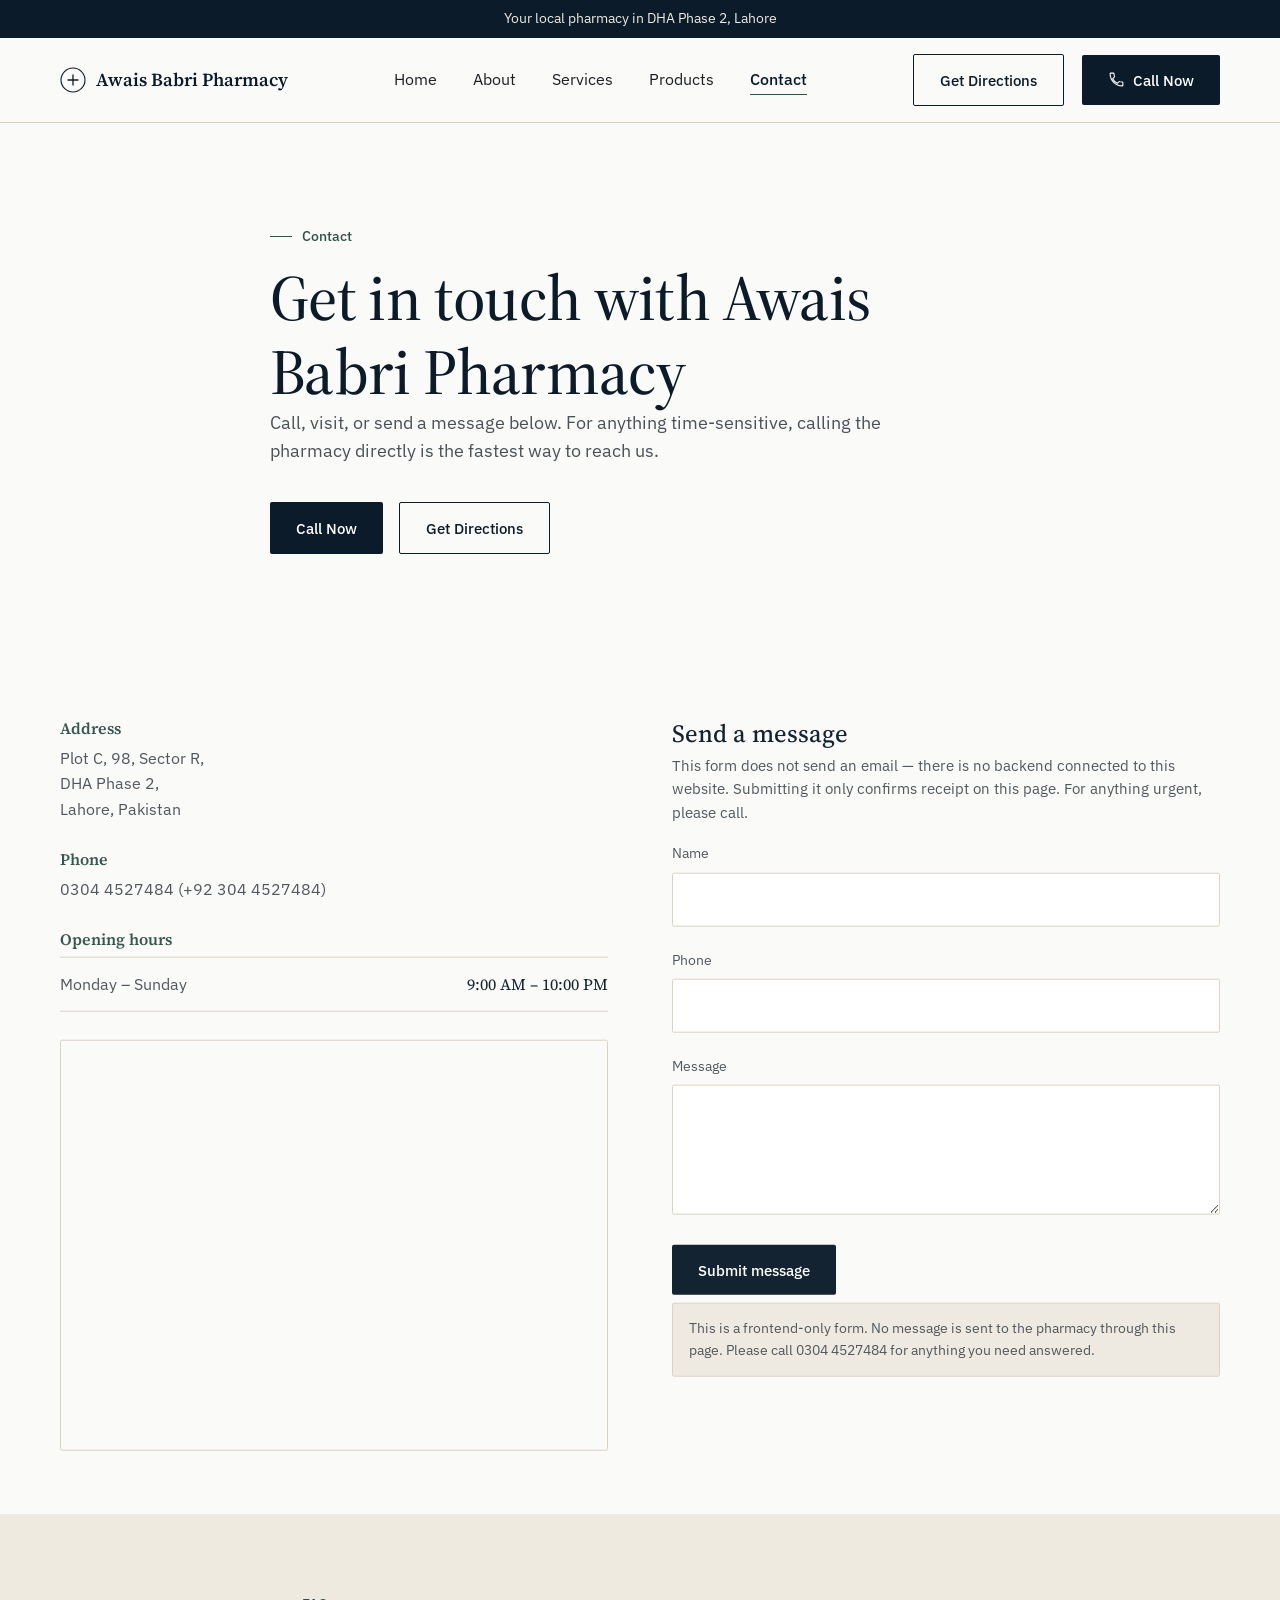
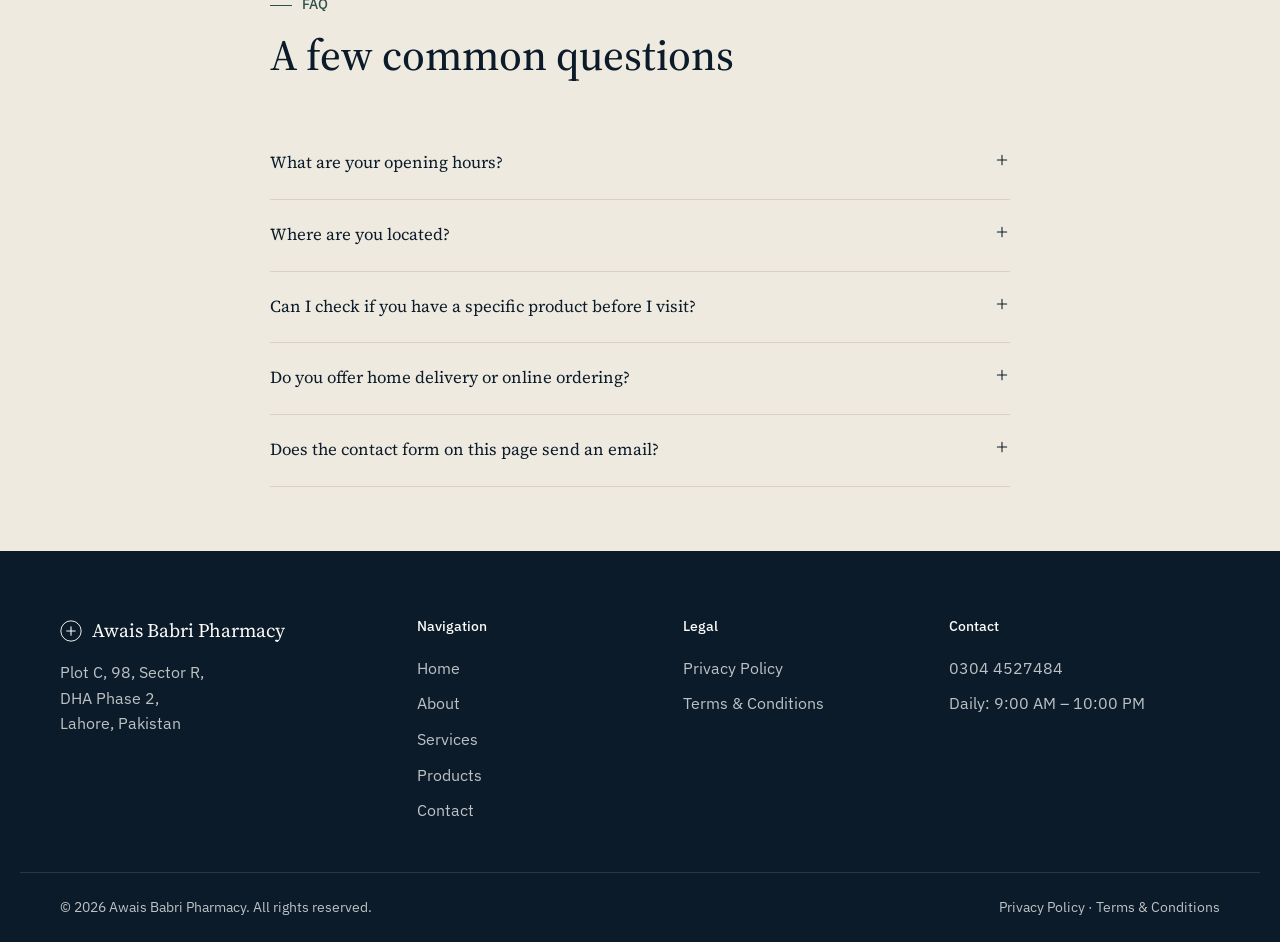
<file: contact.html>
<!DOCTYPE html>
<html lang="en">
<head>
<meta charset="UTF-8">
<meta name="viewport" content="width=device-width, initial-scale=1.0">
<title>Contact Awais Babri Pharmacy | DHA Phase 2, Lahore</title>
<meta name="description" content="Contact Awais Babri Pharmacy at 0304 4527484 or visit us at Plot C, 98, Sector R, DHA Phase 2, Lahore. Open daily from 9 AM to 10 PM.">
<link rel="canonical" href="https://www.awaisbabripharmacy.example/contact.html">
<meta property="og:title" content="Contact Awais Babri Pharmacy">
<meta property="og:description" content="Call 0304 4527484 or visit Awais Babri Pharmacy at Sector R, DHA Phase 2, Lahore.">
<meta property="og:type" content="website">
<meta property="og:url" content="https://www.awaisbabripharmacy.example/contact.html">
<meta property="og:image" content="https://images.unsplash.com/photo-1587854692152-cbe660dbde88?q=80&w=1200&auto=format&fit=crop">
<meta name="twitter:card" content="summary_large_image">
<meta name="twitter:title" content="Contact Awais Babri Pharmacy">
<meta name="twitter:description" content="Call 0304 4527484 or visit Awais Babri Pharmacy at Sector R, DHA Phase 2, Lahore.">
<meta name="twitter:image" content="https://images.unsplash.com/photo-1587854692152-cbe660dbde88?q=80&w=1200&auto=format&fit=crop">
<link rel="icon" href="data:image/svg+xml,<svg xmlns=%22http://www.w3.org/2000/svg%22 viewBox=%220 0 24 24%22><circle cx=%2212%22 cy=%2212%22 r=%2211%22 fill=%22%2310263A%22/><path d=%22M12 7v10M7 12h10%22 stroke=%22%23FAFAF8%22 stroke-width=%221.6%22 stroke-linecap=%22round%22/></svg>">
<link rel="preconnect" href="https://fonts.googleapis.com">
<link rel="preconnect" href="https://fonts.gstatic.com" crossorigin>
<link href="https://fonts.googleapis.com/css2?family=Source+Serif+4:opsz,wght@8..60,400;8..60,500;8..60,600&family=IBM+Plex+Sans:wght@400;500;600&display=swap" rel="stylesheet">
<link rel="stylesheet" href="style.css">
</head>
<body>
<a class="skip-link" href="#main">Skip to content</a>
<div class="top-bar">Your local pharmacy in DHA Phase 2, Lahore</div>

<header class="site-header">
  <div class="container header-inner">
    <a href="index.html" class="brand" aria-label="Awais Babri Pharmacy — home">
      <svg width="26" height="26" viewBox="0 0 26 26" fill="none" aria-hidden="true"><circle cx="13" cy="13" r="12" stroke="currentColor" stroke-width="1.1"/><path d="M13 8v10M8 13h10" stroke="currentColor" stroke-width="1.3" stroke-linecap="round"/></svg>
      <strong>Awais Babri Pharmacy</strong>
    </a>
    <nav class="main-nav" aria-label="Primary">
      <ul>
        <li><a href="index.html">Home</a></li>
        <li><a href="about.html">About</a></li>
        <li><a href="services.html">Services</a></li>
        <li><a href="products.html">Products</a></li>
        <li><a href="contact.html" aria-current="page">Contact</a></li>
      </ul>
    </nav>
    <div class="header-actions">
      <a href="https://www.google.com/maps/search/?api=1&query=Plot+C%2C+98%2C+Sector+R%2C+DHA+Phase+2%2C+Lahore%2C+Pakistan" class="btn btn-outline" target="_blank" rel="noopener">Get Directions</a>
      <a href="tel:+923044527484" class="btn btn-primary">
        <svg width="16" height="16" viewBox="0 0 24 24" fill="none" aria-hidden="true"><path d="M6.6 10.8c1.4 2.8 3.8 5.2 6.6 6.6l2.2-2.2c.3-.3.7-.4 1-.2 1.1.4 2.3.6 3.6.6.6 0 1 .4 1 1V20c0 .6-.4 1-1 1C10.6 21 3 13.4 3 4c0-.6.4-1 1-1h3.5c.6 0 1 .4 1 1 0 1.3.2 2.5.6 3.6.1.4 0 .8-.2 1L6.6 10.8Z" stroke="currentColor" stroke-width="1.5" stroke-linejoin="round"/></svg>
        Call Now
      </a>
      <button class="hamburger" type="button" data-menu-toggle aria-expanded="false" aria-controls="mobile-menu" aria-label="Open menu">
        <span class="bar"></span>
      </button>
    </div>
  </div>
</header>

<div class="mobile-menu" id="mobile-menu" data-mobile-menu aria-hidden="true">
  <div class="mobile-menu-inner">
    <div class="mobile-menu-top">
      <span class="brand" style="color:var(--ivory)">Awais Babri Pharmacy</span>
      <button class="mobile-menu-close" type="button" data-menu-close aria-label="Close menu">
        <svg width="18" height="18" viewBox="0 0 24 24" fill="none" aria-hidden="true"><path d="M6 6l12 12M18 6 6 18" stroke="currentColor" stroke-width="1.6" stroke-linecap="round"/></svg>
      </button>
    </div>
    <nav aria-label="Mobile">
      <ul class="mobile-nav-list">
        <li><a href="index.html">Home</a></li>
        <li><a href="about.html">About</a></li>
        <li><a href="services.html">Services</a></li>
        <li><a href="products.html">Products</a></li>
        <li><a href="contact.html">Contact</a></li>
      </ul>
    </nav>
    <div class="mobile-menu-footer">
      <a href="tel:+923044527484" class="btn btn-primary">Call 0304 4527484</a>
      <p>Plot C, 98, Sector R, DHA Phase 2, Lahore &middot; Daily 9 AM – 10 PM</p>
    </div>
  </div>
</div>

<main id="main">

  <section class="hero" data-hero>
    <div class="container" style="max-width:820px">
      <p class="eyebrow" data-reveal>Contact</p>
      <h1 data-reveal>Get in touch with Awais Babri Pharmacy</h1>
      <p class="lede" data-reveal>Call, visit, or send a message below. For anything time-sensitive, calling the pharmacy directly is the fastest way to reach us.</p>
      <div class="hero-actions" data-reveal>
        <a href="tel:+923044527484" class="btn btn-primary">Call Now</a>
        <a href="https://www.google.com/maps/search/?api=1&query=Plot+C%2C+98%2C+Sector+R%2C+DHA+Phase+2%2C+Lahore%2C+Pakistan" class="btn btn-outline" target="_blank" rel="noopener">Get Directions</a>
      </div>
    </div>
  </section>

  <section class="tight">
    <div class="container contact-grid">
      <div data-reveal-scroll>
        <div class="info-block">
          <h3>Address</h3>
          <address>Plot C, 98, Sector R,<br>DHA Phase 2,<br>Lahore, Pakistan</address>
        </div>
        <div class="info-block">
          <h3>Phone</h3>
          <p><a href="tel:+923044527484">0304 4527484</a> (+92 304 4527484)</p>
        </div>
        <div class="info-block">
          <h3>Opening hours</h3>
          <div class="hours-table"><div><span>Monday – Sunday</span><span>9:00 AM – 10:00 PM</span></div></div>
        </div>
        <div class="map-frame" style="margin-top:24px">
          <iframe src="https://www.google.com/maps?q=Plot+C%2C+98%2C+Sector+R%2C+DHA+Phase+2%2C+Lahore%2C+Pakistan&output=embed" title="Map showing Awais Babri Pharmacy location" loading="lazy" referrerpolicy="no-referrer-when-downgrade"></iframe>
        </div>
      </div>

      <div data-reveal-scroll>
        <h3 style="margin-bottom:6px">Send a message</h3>
        <p style="color:var(--charcoal-soft);font-size:0.92rem;margin-bottom:18px">This form does not send an email — there is no backend connected to this website. Submitting it only confirms receipt on this page. For anything urgent, please call.</p>
        <form data-contact-form novalidate>
          <div class="form-field">
            <label for="contact-name">Name</label>
            <input type="text" id="contact-name" name="name" autocomplete="name" required>
          </div>
          <div class="form-field">
            <label for="contact-phone">Phone</label>
            <input type="tel" id="contact-phone" name="phone" autocomplete="tel" required>
          </div>
          <div class="form-field">
            <label for="contact-message">Message</label>
            <textarea id="contact-message" name="message"></textarea>
          </div>
          <button type="submit" class="btn btn-primary">Submit message</button>
          <p class="form-note">This is a frontend-only form. No message is sent to the pharmacy through this page. Please call 0304 4527484 for anything you need answered.</p>
          <p class="form-success">Thank you — this was received on this page only. Please call 0304 4527484 if you need a response.</p>
        </form>
      </div>
    </div>
  </section>

  <section class="band-sand tight" aria-label="Frequently asked questions">
    <div class="container" style="max-width:820px">
      <div class="section-head">
        <p class="eyebrow">FAQ</p>
        <h2>A few common questions</h2>
      </div>
      <div>
        <div class="faq-item" data-faq-item data-open="false">
          <button class="faq-q" aria-expanded="false">
            <span>What are your opening hours?</span>
            <span class="plus"><svg width="16" height="16" viewBox="0 0 24 24" fill="none" aria-hidden="true"><path d="M12 5v14M5 12h14" stroke="currentColor" stroke-width="1.6" stroke-linecap="round"/></svg></span>
          </button>
          <div class="faq-a"><p>Awais Babri Pharmacy is open daily from 9:00 AM to 10:00 PM.</p></div>
        </div>
        <div class="faq-item" data-faq-item data-open="false">
          <button class="faq-q" aria-expanded="false">
            <span>Where are you located?</span>
            <span class="plus"><svg width="16" height="16" viewBox="0 0 24 24" fill="none" aria-hidden="true"><path d="M12 5v14M5 12h14" stroke="currentColor" stroke-width="1.6" stroke-linecap="round"/></svg></span>
          </button>
          <div class="faq-a"><p>We're located at Plot C, 98, Sector R, DHA Phase 2, Lahore, Pakistan.</p></div>
        </div>
        <div class="faq-item" data-faq-item data-open="false">
          <button class="faq-q" aria-expanded="false">
            <span>Can I check if you have a specific product before I visit?</span>
            <span class="plus"><svg width="16" height="16" viewBox="0 0 24 24" fill="none" aria-hidden="true"><path d="M12 5v14M5 12h14" stroke="currentColor" stroke-width="1.6" stroke-linecap="round"/></svg></span>
          </button>
          <div class="faq-a"><p>Yes — call 0304 4527484 and our staff can let you know about current availability.</p></div>
        </div>
        <div class="faq-item" data-faq-item data-open="false">
          <button class="faq-q" aria-expanded="false">
            <span>Do you offer home delivery or online ordering?</span>
            <span class="plus"><svg width="16" height="16" viewBox="0 0 24 24" fill="none" aria-hidden="true"><path d="M12 5v14M5 12h14" stroke="currentColor" stroke-width="1.6" stroke-linecap="round"/></svg></span>
          </button>
          <div class="faq-a"><p>This isn't confirmed on this website. Please call the pharmacy directly to ask about delivery or ordering options.</p></div>
        </div>
        <div class="faq-item" data-faq-item data-open="false">
          <button class="faq-q" aria-expanded="false">
            <span>Does the contact form on this page send an email?</span>
            <span class="plus"><svg width="16" height="16" viewBox="0 0 24 24" fill="none" aria-hidden="true"><path d="M12 5v14M5 12h14" stroke="currentColor" stroke-width="1.6" stroke-linecap="round"/></svg></span>
          </button>
          <div class="faq-a"><p>No. This site has no backend, so the form does not send a message anywhere. Please call 0304 4527484 for anything you need a response to.</p></div>
        </div>
      </div>
    </div>
  </section>

</main>

<footer class="site-footer">
  <div class="container footer-top">
    <div>
      <div class="footer-brand">
        <svg width="22" height="22" viewBox="0 0 26 26" fill="none" aria-hidden="true"><circle cx="13" cy="13" r="12" stroke="currentColor" stroke-width="1.1"/><path d="M13 8v10M8 13h10" stroke="currentColor" stroke-width="1.3" stroke-linecap="round"/></svg>
        Awais Babri Pharmacy
      </div>
      <address>Plot C, 98, Sector R,<br>DHA Phase 2,<br>Lahore, Pakistan</address>
    </div>
    <div class="footer-col">
      <h4>Navigation</h4>
      <ul>
        <li><a href="index.html">Home</a></li>
        <li><a href="about.html">About</a></li>
        <li><a href="services.html">Services</a></li>
        <li><a href="products.html">Products</a></li>
        <li><a href="contact.html">Contact</a></li>
      </ul>
    </div>
    <div class="footer-col">
      <h4>Legal</h4>
      <ul>
        <li><a href="privacy-policy.html">Privacy Policy</a></li>
        <li><a href="terms.html">Terms &amp; Conditions</a></li>
      </ul>
    </div>
    <div class="footer-col">
      <h4>Contact</h4>
      <ul>
        <li><a href="tel:+923044527484">0304 4527484</a></li>
        <li>Daily: 9:00 AM – 10:00 PM</li>
      </ul>
    </div>
  </div>
  <div class="container footer-bottom">
    <span>© <span data-year>2026</span> Awais Babri Pharmacy. All rights reserved.</span>
    <span><a href="privacy-policy.html">Privacy Policy</a> · <a href="terms.html">Terms &amp; Conditions</a></span>
  </div>
</footer>

<script src="https://cdnjs.cloudflare.com/ajax/libs/gsap/3.12.5/gsap.min.js" defer></script>
<script src="animations.js" defer></script>
<script src="main.js" defer></script>
</body>
</html>
</file>
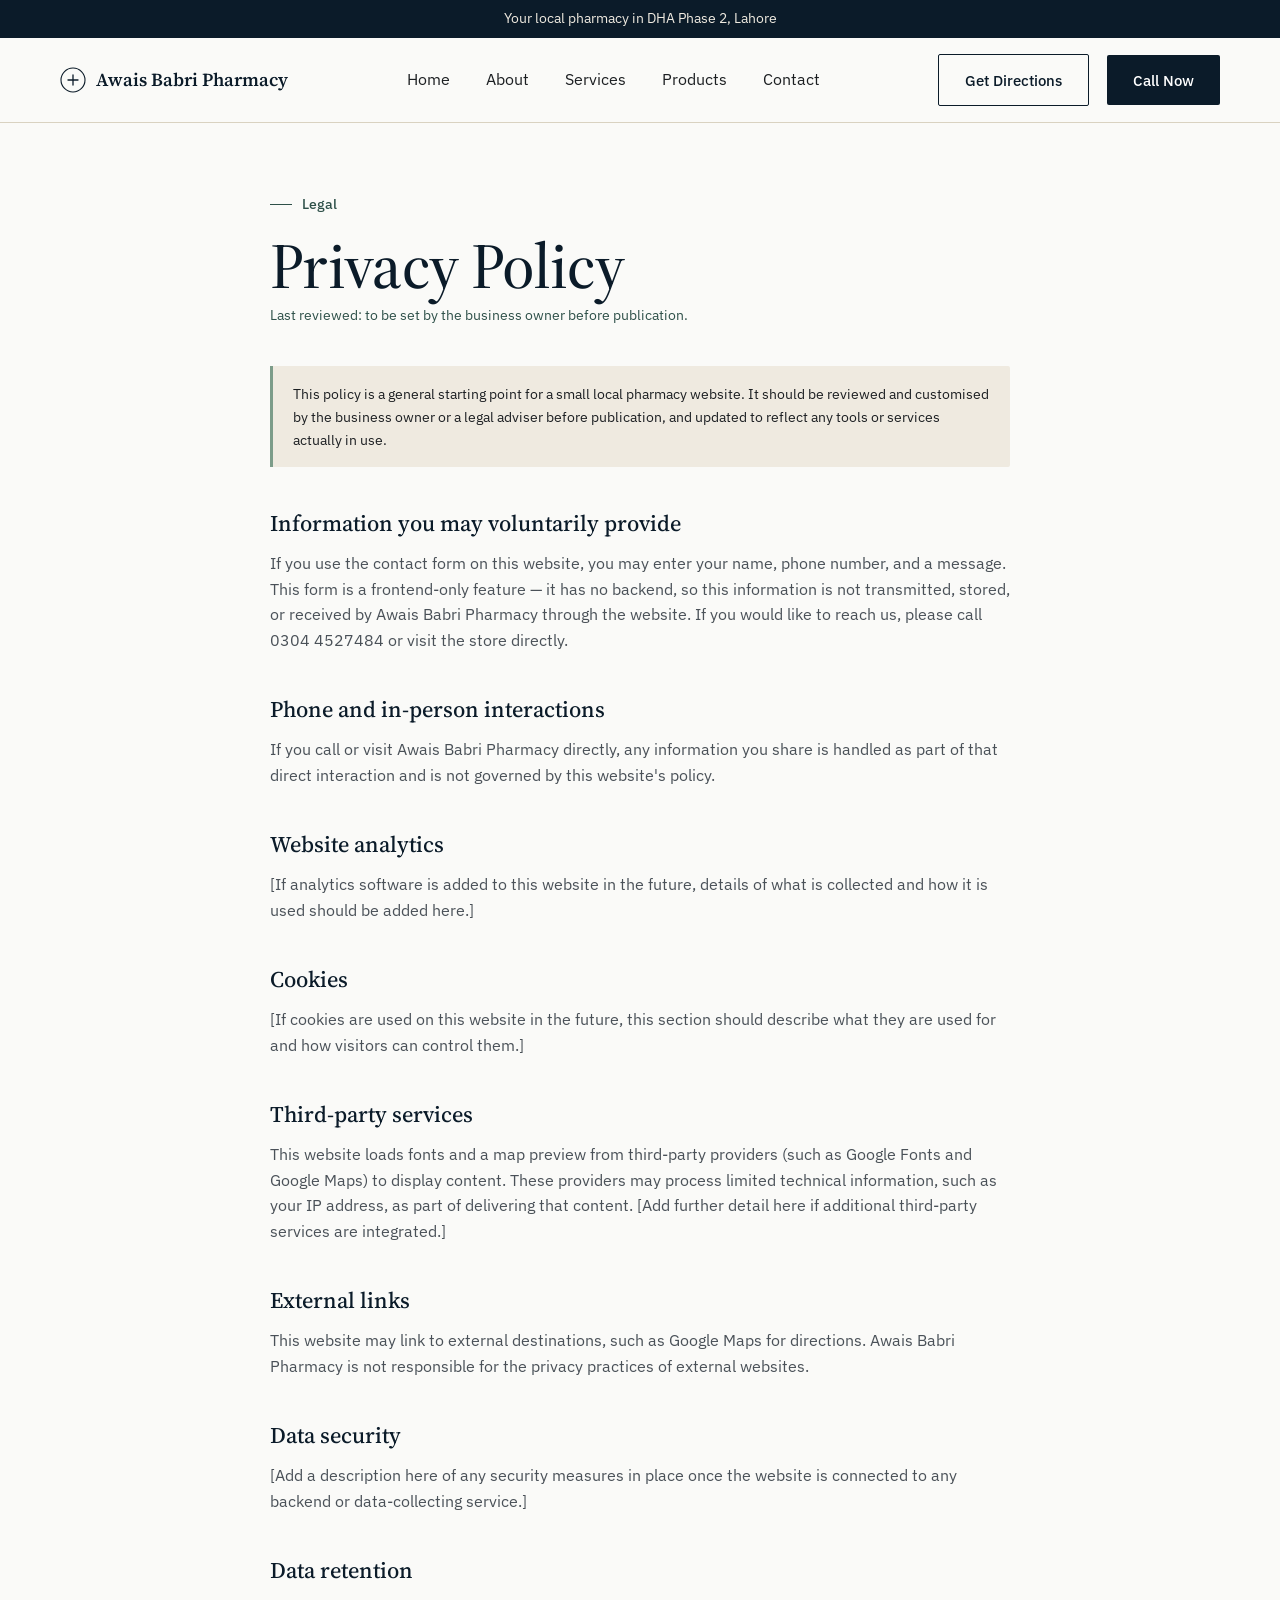
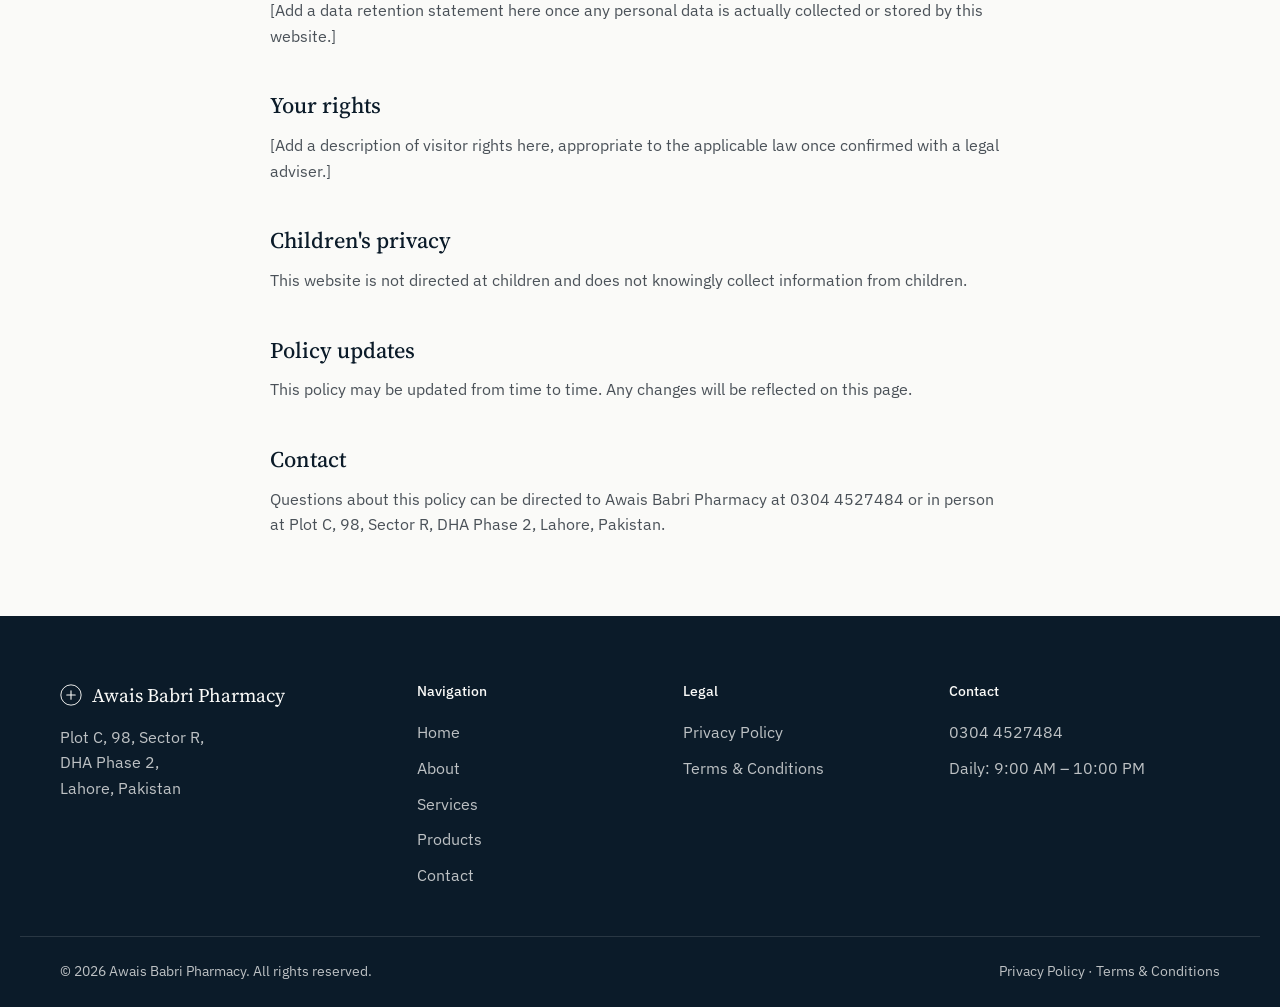
<file: privacy-policy.html>
<!DOCTYPE html>
<html lang="en">
<head>
<meta charset="UTF-8">
<meta name="viewport" content="width=device-width, initial-scale=1.0">
<title>Privacy Policy | Awais Babri Pharmacy</title>
<meta name="description" content="Privacy policy for the Awais Babri Pharmacy website, covering information collection, cookies, third-party services, and visitor rights.">
<link rel="canonical" href="https://www.awaisbabripharmacy.example/privacy-policy.html">
<meta property="og:title" content="Privacy Policy | Awais Babri Pharmacy">
<meta property="og:description" content="Privacy policy for the Awais Babri Pharmacy website.">
<meta property="og:type" content="website">
<meta property="og:url" content="https://www.awaisbabripharmacy.example/privacy-policy.html">
<meta property="og:image" content="https://images.unsplash.com/photo-1587854692152-cbe660dbde88?q=80&w=1200&auto=format&fit=crop">
<meta name="twitter:card" content="summary">
<meta name="twitter:title" content="Privacy Policy | Awais Babri Pharmacy">
<meta name="twitter:description" content="Privacy policy for the Awais Babri Pharmacy website.">
<link rel="icon" href="data:image/svg+xml,<svg xmlns=%22http://www.w3.org/2000/svg%22 viewBox=%220 0 24 24%22><circle cx=%2212%22 cy=%2212%22 r=%2211%22 fill=%22%2310263A%22/><path d=%22M12 7v10M7 12h10%22 stroke=%22%23FAFAF8%22 stroke-width=%221.6%22 stroke-linecap=%22round%22/></svg>">
<link rel="preconnect" href="https://fonts.googleapis.com">
<link rel="preconnect" href="https://fonts.gstatic.com" crossorigin>
<link href="https://fonts.googleapis.com/css2?family=Source+Serif+4:opsz,wght@8..60,400;8..60,500;8..60,600&family=IBM+Plex+Sans:wght@400;500;600&display=swap" rel="stylesheet">
<link rel="stylesheet" href="style.css">
</head>
<body>
<a class="skip-link" href="#main">Skip to content</a>
<div class="top-bar">Your local pharmacy in DHA Phase 2, Lahore</div>

<header class="site-header">
  <div class="container header-inner">
    <a href="index.html" class="brand" aria-label="Awais Babri Pharmacy — home">
      <svg width="26" height="26" viewBox="0 0 26 26" fill="none" aria-hidden="true"><circle cx="13" cy="13" r="12" stroke="currentColor" stroke-width="1.1"/><path d="M13 8v10M8 13h10" stroke="currentColor" stroke-width="1.3" stroke-linecap="round"/></svg>
      <strong>Awais Babri Pharmacy</strong>
    </a>
    <nav class="main-nav" aria-label="Primary">
      <ul>
        <li><a href="index.html">Home</a></li>
        <li><a href="about.html">About</a></li>
        <li><a href="services.html">Services</a></li>
        <li><a href="products.html">Products</a></li>
        <li><a href="contact.html">Contact</a></li>
      </ul>
    </nav>
    <div class="header-actions">
      <a href="https://www.google.com/maps/search/?api=1&query=Plot+C%2C+98%2C+Sector+R%2C+DHA+Phase+2%2C+Lahore%2C+Pakistan" class="btn btn-outline" target="_blank" rel="noopener">Get Directions</a>
      <a href="tel:+923044527484" class="btn btn-primary">Call Now</a>
      <button class="hamburger" type="button" data-menu-toggle aria-expanded="false" aria-controls="mobile-menu" aria-label="Open menu">
        <span class="bar"></span>
      </button>
    </div>
  </div>
</header>

<div class="mobile-menu" id="mobile-menu" data-mobile-menu aria-hidden="true">
  <div class="mobile-menu-inner">
    <div class="mobile-menu-top">
      <span class="brand" style="color:var(--ivory)">Awais Babri Pharmacy</span>
      <button class="mobile-menu-close" type="button" data-menu-close aria-label="Close menu">
        <svg width="18" height="18" viewBox="0 0 24 24" fill="none" aria-hidden="true"><path d="M6 6l12 12M18 6 6 18" stroke="currentColor" stroke-width="1.6" stroke-linecap="round"/></svg>
      </button>
    </div>
    <nav aria-label="Mobile">
      <ul class="mobile-nav-list">
        <li><a href="index.html">Home</a></li>
        <li><a href="about.html">About</a></li>
        <li><a href="services.html">Services</a></li>
        <li><a href="products.html">Products</a></li>
        <li><a href="contact.html">Contact</a></li>
      </ul>
    </nav>
    <div class="mobile-menu-footer">
      <a href="tel:+923044527484" class="btn btn-primary">Call 0304 4527484</a>
      <p>Plot C, 98, Sector R, DHA Phase 2, Lahore &middot; Daily 9 AM – 10 PM</p>
    </div>
  </div>
</div>

<main id="main">
  <section class="tight">
    <div class="container" style="max-width:820px">
      <p class="eyebrow">Legal</p>
      <h1>Privacy Policy</h1>
      <div class="legal-content">
        <p class="updated">Last reviewed: to be set by the business owner before publication.</p>

        <div class="legal-note">This policy is a general starting point for a small local pharmacy website. It should be reviewed and customised by the business owner or a legal adviser before publication, and updated to reflect any tools or services actually in use.</div>

        <h2>Information you may voluntarily provide</h2>
        <p>If you use the contact form on this website, you may enter your name, phone number, and a message. This form is a frontend-only feature — it has no backend, so this information is not transmitted, stored, or received by Awais Babri Pharmacy through the website. If you would like to reach us, please call 0304 4527484 or visit the store directly.</p>

        <h2>Phone and in-person interactions</h2>
        <p>If you call or visit Awais Babri Pharmacy directly, any information you share is handled as part of that direct interaction and is not governed by this website's policy.</p>

        <h2>Website analytics</h2>
        <p>[If analytics software is added to this website in the future, details of what is collected and how it is used should be added here.]</p>

        <h2>Cookies</h2>
        <p>[If cookies are used on this website in the future, this section should describe what they are used for and how visitors can control them.]</p>

        <h2>Third-party services</h2>
        <p>This website loads fonts and a map preview from third-party providers (such as Google Fonts and Google Maps) to display content. These providers may process limited technical information, such as your IP address, as part of delivering that content. [Add further detail here if additional third-party services are integrated.]</p>

        <h2>External links</h2>
        <p>This website may link to external destinations, such as Google Maps for directions. Awais Babri Pharmacy is not responsible for the privacy practices of external websites.</p>

        <h2>Data security</h2>
        <p>[Add a description here of any security measures in place once the website is connected to any backend or data-collecting service.]</p>

        <h2>Data retention</h2>
        <p>[Add a data retention statement here once any personal data is actually collected or stored by this website.]</p>

        <h2>Your rights</h2>
        <p>[Add a description of visitor rights here, appropriate to the applicable law once confirmed with a legal adviser.]</p>

        <h2>Children's privacy</h2>
        <p>This website is not directed at children and does not knowingly collect information from children.</p>

        <h2>Policy updates</h2>
        <p>This policy may be updated from time to time. Any changes will be reflected on this page.</p>

        <h2>Contact</h2>
        <p>Questions about this policy can be directed to Awais Babri Pharmacy at 0304 4527484 or in person at Plot C, 98, Sector R, DHA Phase 2, Lahore, Pakistan.</p>
      </div>
    </div>
  </section>
</main>

<footer class="site-footer">
  <div class="container footer-top">
    <div>
      <div class="footer-brand">
        <svg width="22" height="22" viewBox="0 0 26 26" fill="none" aria-hidden="true"><circle cx="13" cy="13" r="12" stroke="currentColor" stroke-width="1.1"/><path d="M13 8v10M8 13h10" stroke="currentColor" stroke-width="1.3" stroke-linecap="round"/></svg>
        Awais Babri Pharmacy
      </div>
      <address>Plot C, 98, Sector R,<br>DHA Phase 2,<br>Lahore, Pakistan</address>
    </div>
    <div class="footer-col">
      <h4>Navigation</h4>
      <ul>
        <li><a href="index.html">Home</a></li>
        <li><a href="about.html">About</a></li>
        <li><a href="services.html">Services</a></li>
        <li><a href="products.html">Products</a></li>
        <li><a href="contact.html">Contact</a></li>
      </ul>
    </div>
    <div class="footer-col">
      <h4>Legal</h4>
      <ul>
        <li><a href="privacy-policy.html">Privacy Policy</a></li>
        <li><a href="terms.html">Terms &amp; Conditions</a></li>
      </ul>
    </div>
    <div class="footer-col">
      <h4>Contact</h4>
      <ul>
        <li><a href="tel:+923044527484">0304 4527484</a></li>
        <li>Daily: 9:00 AM – 10:00 PM</li>
      </ul>
    </div>
  </div>
  <div class="container footer-bottom">
    <span>© <span data-year>2026</span> Awais Babri Pharmacy. All rights reserved.</span>
    <span><a href="privacy-policy.html">Privacy Policy</a> · <a href="terms.html">Terms &amp; Conditions</a></span>
  </div>
</footer>

<script src="https://cdnjs.cloudflare.com/ajax/libs/gsap/3.12.5/gsap.min.js" defer></script>
<script src="animations.js" defer></script>
<script src="main.js" defer></script>
</body>
</html>
</file>
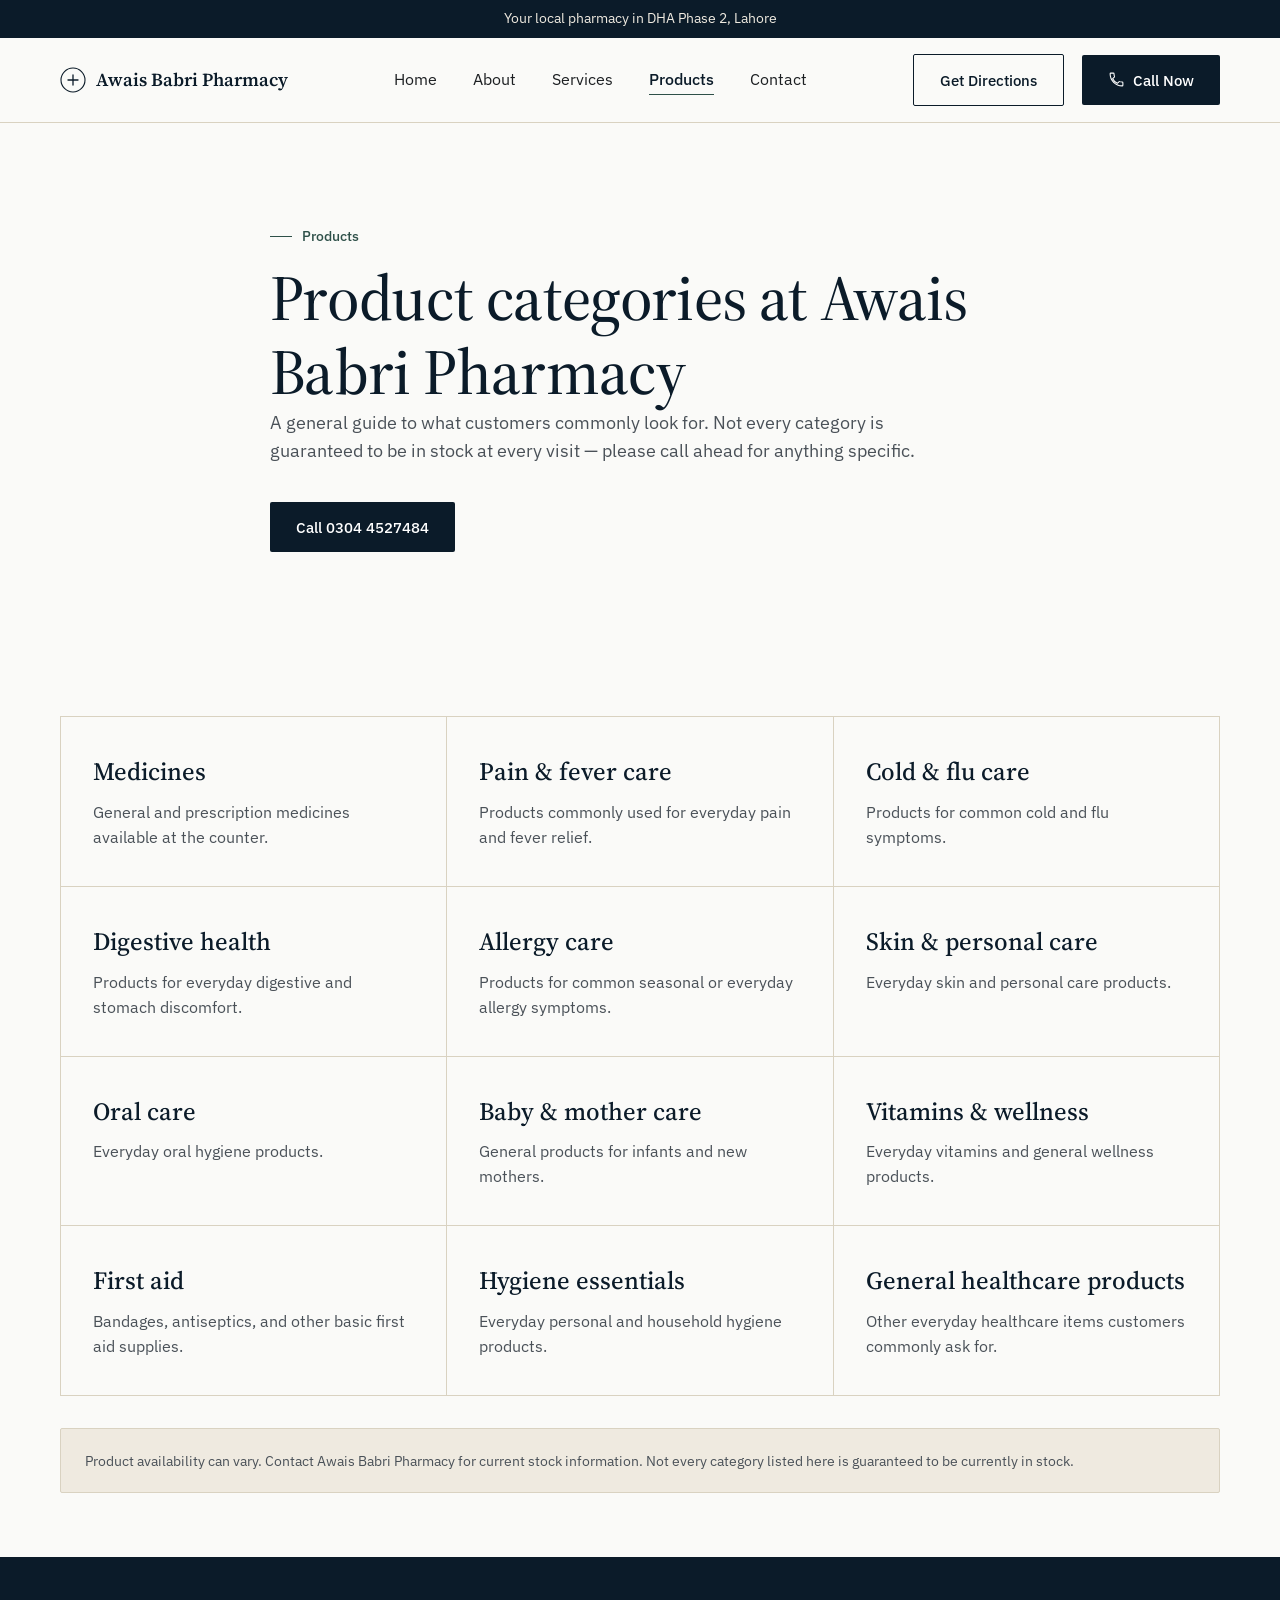
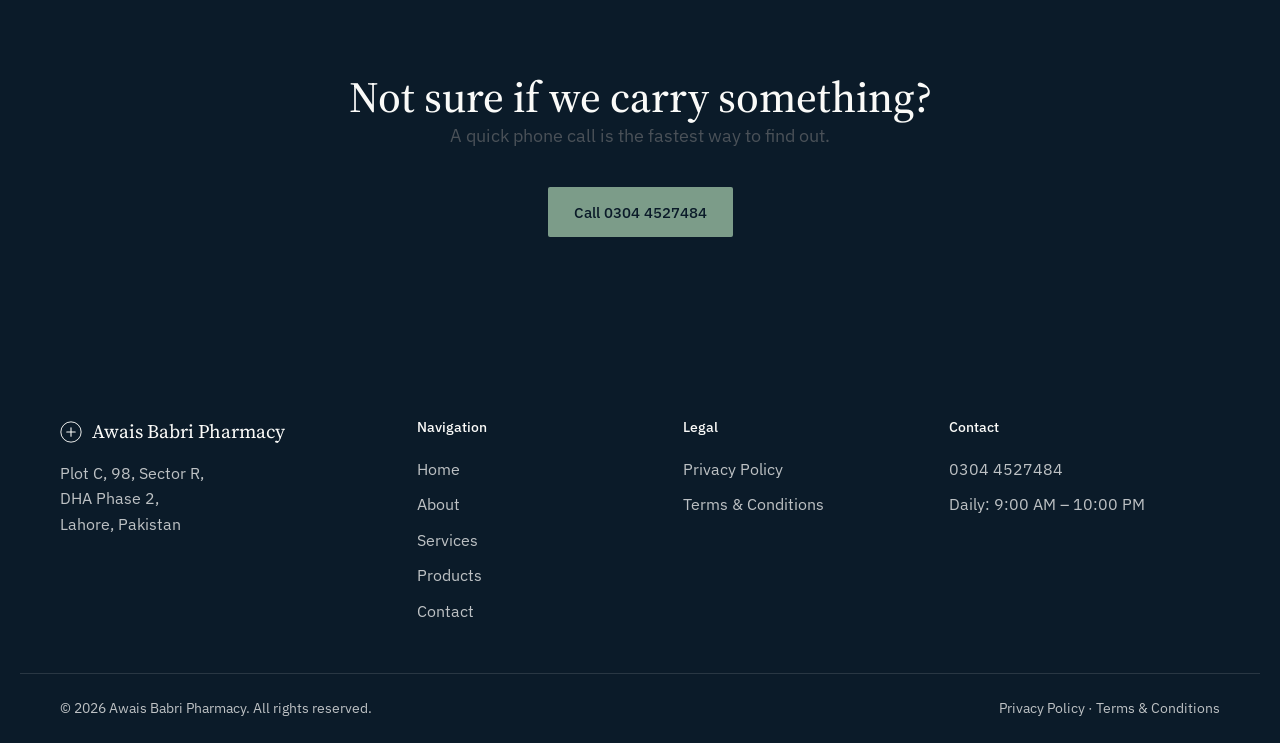
<file: products.html>
<!DOCTYPE html>
<html lang="en">
<head>
<meta charset="UTF-8">
<meta name="viewport" content="width=device-width, initial-scale=1.0">
<title>Product Categories | Awais Babri Pharmacy, DHA Phase 2, Lahore</title>
<meta name="description" content="Explore the general product categories carried at Awais Babri Pharmacy, Sector R, DHA Phase 2, Lahore. Call 0304 4527484 for current stock information.">
<link rel="canonical" href="https://www.awaisbabripharmacy.example/products.html">
<meta property="og:title" content="Product Categories | Awais Babri Pharmacy">
<meta property="og:description" content="General product categories at Awais Babri Pharmacy, DHA Phase 2, Lahore.">
<meta property="og:type" content="website">
<meta property="og:url" content="https://www.awaisbabripharmacy.example/products.html">
<meta property="og:image" content="https://images.unsplash.com/photo-1585435557343-3b092031d4c1?q=80&w=1200&auto=format&fit=crop">
<meta name="twitter:card" content="summary_large_image">
<meta name="twitter:title" content="Product Categories | Awais Babri Pharmacy">
<meta name="twitter:description" content="General product categories at Awais Babri Pharmacy, DHA Phase 2, Lahore.">
<meta name="twitter:image" content="https://images.unsplash.com/photo-1585435557343-3b092031d4c1?q=80&w=1200&auto=format&fit=crop">
<link rel="icon" href="data:image/svg+xml,<svg xmlns=%22http://www.w3.org/2000/svg%22 viewBox=%220 0 24 24%22><circle cx=%2212%22 cy=%2212%22 r=%2211%22 fill=%22%2310263A%22/><path d=%22M12 7v10M7 12h10%22 stroke=%22%23FAFAF8%22 stroke-width=%221.6%22 stroke-linecap=%22round%22/></svg>">
<link rel="preconnect" href="https://fonts.googleapis.com">
<link rel="preconnect" href="https://fonts.gstatic.com" crossorigin>
<link href="https://fonts.googleapis.com/css2?family=Source+Serif+4:opsz,wght@8..60,400;8..60,500;8..60,600&family=IBM+Plex+Sans:wght@400;500;600&display=swap" rel="stylesheet">
<link rel="stylesheet" href="style.css">
</head>
<body>
<a class="skip-link" href="#main">Skip to content</a>
<div class="top-bar">Your local pharmacy in DHA Phase 2, Lahore</div>

<header class="site-header">
  <div class="container header-inner">
    <a href="index.html" class="brand" aria-label="Awais Babri Pharmacy — home">
      <svg width="26" height="26" viewBox="0 0 26 26" fill="none" aria-hidden="true"><circle cx="13" cy="13" r="12" stroke="currentColor" stroke-width="1.1"/><path d="M13 8v10M8 13h10" stroke="currentColor" stroke-width="1.3" stroke-linecap="round"/></svg>
      <strong>Awais Babri Pharmacy</strong>
    </a>
    <nav class="main-nav" aria-label="Primary">
      <ul>
        <li><a href="index.html">Home</a></li>
        <li><a href="about.html">About</a></li>
        <li><a href="services.html">Services</a></li>
        <li><a href="products.html" aria-current="page">Products</a></li>
        <li><a href="contact.html">Contact</a></li>
      </ul>
    </nav>
    <div class="header-actions">
      <a href="https://www.google.com/maps/search/?api=1&query=Plot+C%2C+98%2C+Sector+R%2C+DHA+Phase+2%2C+Lahore%2C+Pakistan" class="btn btn-outline" target="_blank" rel="noopener">Get Directions</a>
      <a href="tel:+923044527484" class="btn btn-primary">
        <svg width="16" height="16" viewBox="0 0 24 24" fill="none" aria-hidden="true"><path d="M6.6 10.8c1.4 2.8 3.8 5.2 6.6 6.6l2.2-2.2c.3-.3.7-.4 1-.2 1.1.4 2.3.6 3.6.6.6 0 1 .4 1 1V20c0 .6-.4 1-1 1C10.6 21 3 13.4 3 4c0-.6.4-1 1-1h3.5c.6 0 1 .4 1 1 0 1.3.2 2.5.6 3.6.1.4 0 .8-.2 1L6.6 10.8Z" stroke="currentColor" stroke-width="1.5" stroke-linejoin="round"/></svg>
        Call Now
      </a>
      <button class="hamburger" type="button" data-menu-toggle aria-expanded="false" aria-controls="mobile-menu" aria-label="Open menu">
        <span class="bar"></span>
      </button>
    </div>
  </div>
</header>

<div class="mobile-menu" id="mobile-menu" data-mobile-menu aria-hidden="true">
  <div class="mobile-menu-inner">
    <div class="mobile-menu-top">
      <span class="brand" style="color:var(--ivory)">Awais Babri Pharmacy</span>
      <button class="mobile-menu-close" type="button" data-menu-close aria-label="Close menu">
        <svg width="18" height="18" viewBox="0 0 24 24" fill="none" aria-hidden="true"><path d="M6 6l12 12M18 6 6 18" stroke="currentColor" stroke-width="1.6" stroke-linecap="round"/></svg>
      </button>
    </div>
    <nav aria-label="Mobile">
      <ul class="mobile-nav-list">
        <li><a href="index.html">Home</a></li>
        <li><a href="about.html">About</a></li>
        <li><a href="services.html">Services</a></li>
        <li><a href="products.html">Products</a></li>
        <li><a href="contact.html">Contact</a></li>
      </ul>
    </nav>
    <div class="mobile-menu-footer">
      <a href="tel:+923044527484" class="btn btn-primary">Call 0304 4527484</a>
      <p>Plot C, 98, Sector R, DHA Phase 2, Lahore &middot; Daily 9 AM – 10 PM</p>
    </div>
  </div>
</div>

<main id="main">

  <section class="hero" data-hero>
    <div class="container" style="max-width:820px">
      <p class="eyebrow" data-reveal>Products</p>
      <h1 data-reveal>Product categories at Awais Babri Pharmacy</h1>
      <p class="lede" data-reveal>A general guide to what customers commonly look for. Not every category is guaranteed to be in stock at every visit — please call ahead for anything specific.</p>
      <div class="hero-actions" data-reveal>
        <a href="tel:+923044527484" class="btn btn-primary">Call 0304 4527484</a>
      </div>
    </div>
  </section>

  <section class="tight">
    <div class="container">
      <div class="card-grid" data-reveal-group>
        <article class="card">
          <h3>Medicines</h3>
          <p>General and prescription medicines available at the counter.</p>
        </article>
        <article class="card">
          <h3>Pain &amp; fever care</h3>
          <p>Products commonly used for everyday pain and fever relief.</p>
        </article>
        <article class="card">
          <h3>Cold &amp; flu care</h3>
          <p>Products for common cold and flu symptoms.</p>
        </article>
        <article class="card">
          <h3>Digestive health</h3>
          <p>Products for everyday digestive and stomach discomfort.</p>
        </article>
        <article class="card">
          <h3>Allergy care</h3>
          <p>Products for common seasonal or everyday allergy symptoms.</p>
        </article>
        <article class="card">
          <h3>Skin &amp; personal care</h3>
          <p>Everyday skin and personal care products.</p>
        </article>
        <article class="card">
          <h3>Oral care</h3>
          <p>Everyday oral hygiene products.</p>
        </article>
        <article class="card">
          <h3>Baby &amp; mother care</h3>
          <p>General products for infants and new mothers.</p>
        </article>
        <article class="card">
          <h3>Vitamins &amp; wellness</h3>
          <p>Everyday vitamins and general wellness products.</p>
        </article>
        <article class="card">
          <h3>First aid</h3>
          <p>Bandages, antiseptics, and other basic first aid supplies.</p>
        </article>
        <article class="card">
          <h3>Hygiene essentials</h3>
          <p>Everyday personal and household hygiene products.</p>
        </article>
        <article class="card">
          <h3>General healthcare products</h3>
          <p>Other everyday healthcare items customers commonly ask for.</p>
        </article>
      </div>

      <p class="disclaimer-box">Product availability can vary. Contact Awais Babri Pharmacy for current stock information. Not every category listed here is guaranteed to be currently in stock.</p>
    </div>
  </section>

  <section class="band-navy cta-band">
    <div class="container">
      <h2>Not sure if we carry something?</h2>
      <p class="lede" style="margin-inline:auto;text-align:center">A quick phone call is the fastest way to find out.</p>
      <div class="hero-actions">
        <a href="tel:+923044527484" class="btn" style="background:var(--sage);color:var(--navy-deep)">Call 0304 4527484</a>
      </div>
    </div>
  </section>

</main>

<footer class="site-footer">
  <div class="container footer-top">
    <div>
      <div class="footer-brand">
        <svg width="22" height="22" viewBox="0 0 26 26" fill="none" aria-hidden="true"><circle cx="13" cy="13" r="12" stroke="currentColor" stroke-width="1.1"/><path d="M13 8v10M8 13h10" stroke="currentColor" stroke-width="1.3" stroke-linecap="round"/></svg>
        Awais Babri Pharmacy
      </div>
      <address>Plot C, 98, Sector R,<br>DHA Phase 2,<br>Lahore, Pakistan</address>
    </div>
    <div class="footer-col">
      <h4>Navigation</h4>
      <ul>
        <li><a href="index.html">Home</a></li>
        <li><a href="about.html">About</a></li>
        <li><a href="services.html">Services</a></li>
        <li><a href="products.html">Products</a></li>
        <li><a href="contact.html">Contact</a></li>
      </ul>
    </div>
    <div class="footer-col">
      <h4>Legal</h4>
      <ul>
        <li><a href="privacy-policy.html">Privacy Policy</a></li>
        <li><a href="terms.html">Terms &amp; Conditions</a></li>
      </ul>
    </div>
    <div class="footer-col">
      <h4>Contact</h4>
      <ul>
        <li><a href="tel:+923044527484">0304 4527484</a></li>
        <li>Daily: 9:00 AM – 10:00 PM</li>
      </ul>
    </div>
  </div>
  <div class="container footer-bottom">
    <span>© <span data-year>2026</span> Awais Babri Pharmacy. All rights reserved.</span>
    <span><a href="privacy-policy.html">Privacy Policy</a> · <a href="terms.html">Terms &amp; Conditions</a></span>
  </div>
</footer>

<script src="https://cdnjs.cloudflare.com/ajax/libs/gsap/3.12.5/gsap.min.js" defer></script>
<script src="animations.js" defer></script>
<script src="main.js" defer></script>
</body>
</html>
</file>
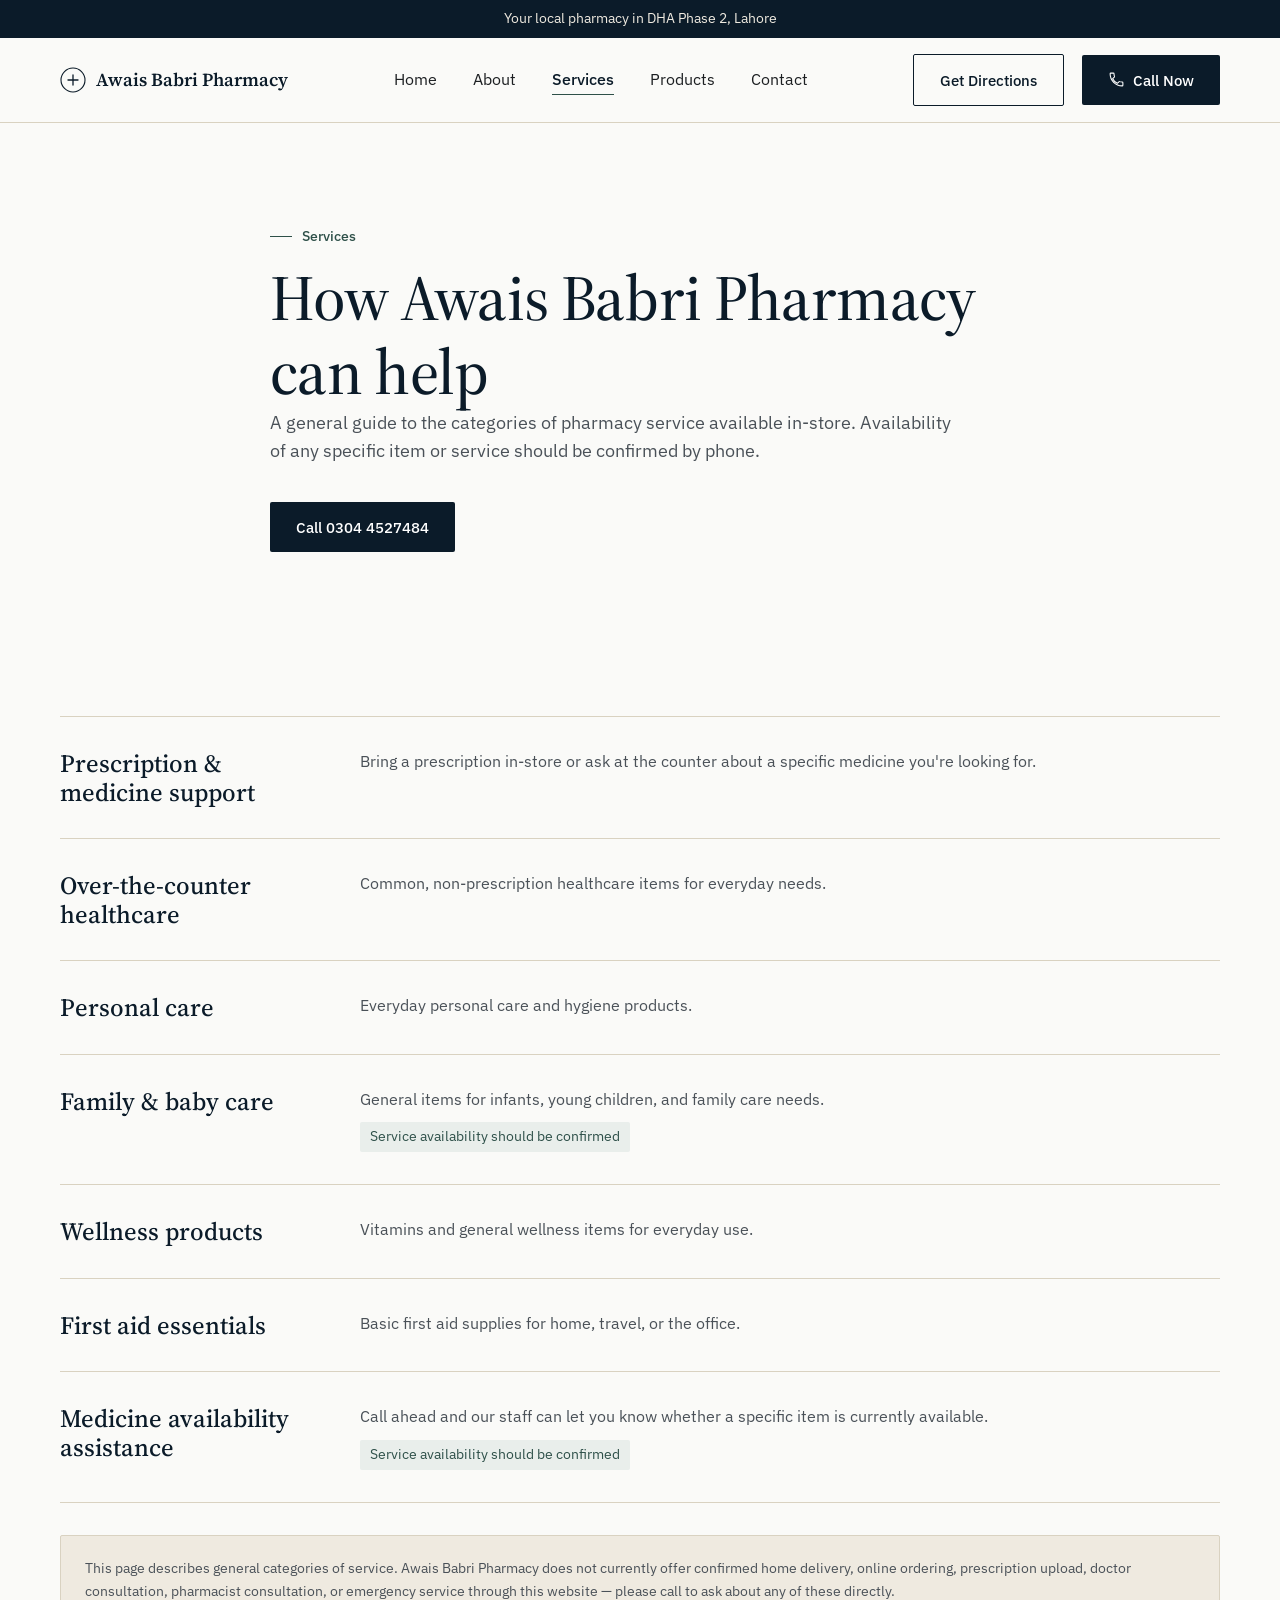
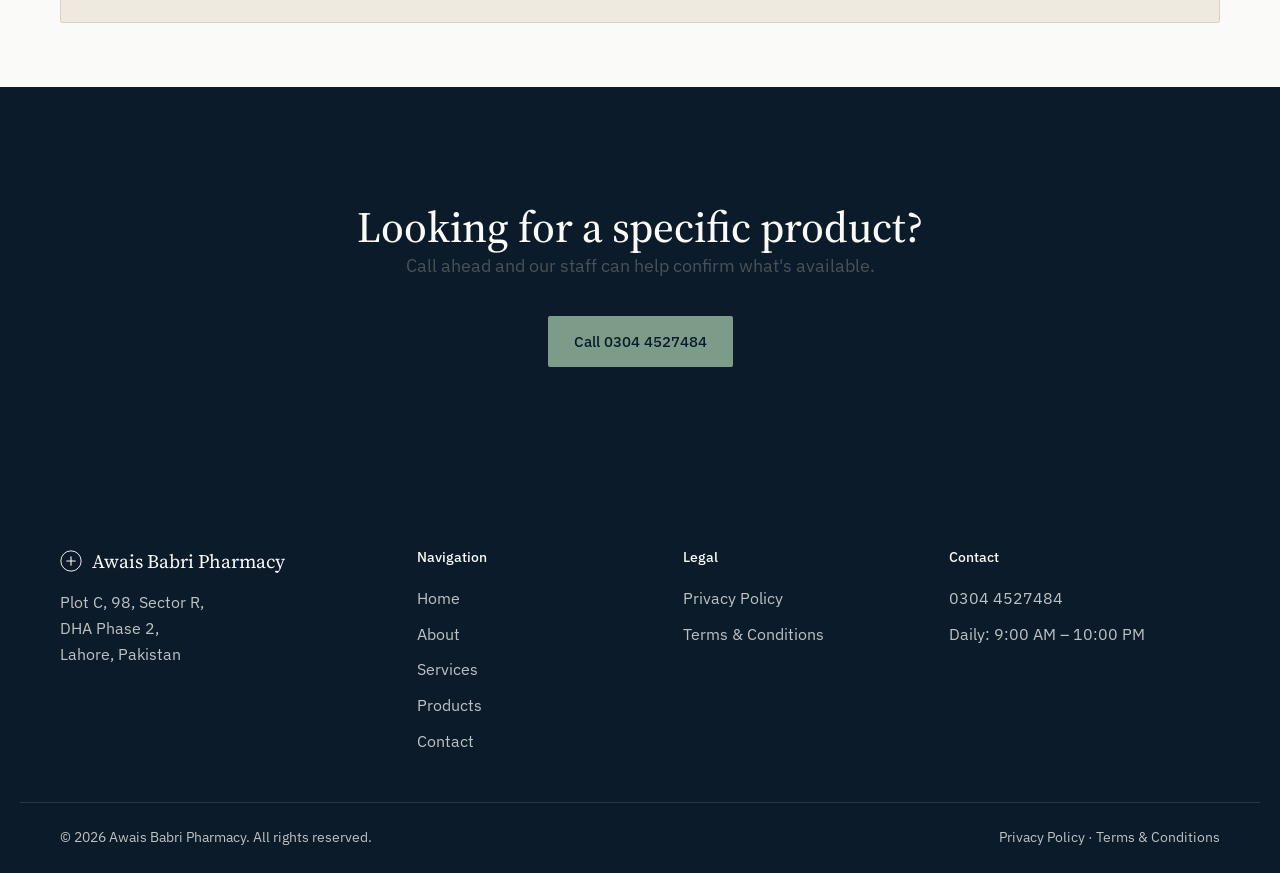
<file: services.html>
<!DOCTYPE html>
<html lang="en">
<head>
<meta charset="UTF-8">
<meta name="viewport" content="width=device-width, initial-scale=1.0">
<title>Services | Awais Babri Pharmacy, DHA Phase 2, Lahore</title>
<meta name="description" content="See the general categories of pharmacy service offered at Awais Babri Pharmacy, Sector R, DHA Phase 2, Lahore. Call 0304 4527484 to confirm availability.">
<link rel="canonical" href="https://www.awaisbabripharmacy.example/services.html">
<meta property="og:title" content="Services | Awais Babri Pharmacy">
<meta property="og:description" content="General pharmacy service categories at Awais Babri Pharmacy, DHA Phase 2, Lahore.">
<meta property="og:type" content="website">
<meta property="og:url" content="https://www.awaisbabripharmacy.example/services.html">
<meta property="og:image" content="https://images.unsplash.com/photo-1587854692152-cbe660dbde88?q=80&w=1200&auto=format&fit=crop">
<meta name="twitter:card" content="summary_large_image">
<meta name="twitter:title" content="Services | Awais Babri Pharmacy">
<meta name="twitter:description" content="General pharmacy service categories at Awais Babri Pharmacy, DHA Phase 2, Lahore.">
<meta name="twitter:image" content="https://images.unsplash.com/photo-1587854692152-cbe660dbde88?q=80&w=1200&auto=format&fit=crop">
<link rel="icon" href="data:image/svg+xml,<svg xmlns=%22http://www.w3.org/2000/svg%22 viewBox=%220 0 24 24%22><circle cx=%2212%22 cy=%2212%22 r=%2211%22 fill=%22%2310263A%22/><path d=%22M12 7v10M7 12h10%22 stroke=%22%23FAFAF8%22 stroke-width=%221.6%22 stroke-linecap=%22round%22/></svg>">
<link rel="preconnect" href="https://fonts.googleapis.com">
<link rel="preconnect" href="https://fonts.gstatic.com" crossorigin>
<link href="https://fonts.googleapis.com/css2?family=Source+Serif+4:opsz,wght@8..60,400;8..60,500;8..60,600&family=IBM+Plex+Sans:wght@400;500;600&display=swap" rel="stylesheet">
<link rel="stylesheet" href="style.css">
</head>
<body>
<a class="skip-link" href="#main">Skip to content</a>
<div class="top-bar">Your local pharmacy in DHA Phase 2, Lahore</div>

<header class="site-header">
  <div class="container header-inner">
    <a href="index.html" class="brand" aria-label="Awais Babri Pharmacy — home">
      <svg width="26" height="26" viewBox="0 0 26 26" fill="none" aria-hidden="true"><circle cx="13" cy="13" r="12" stroke="currentColor" stroke-width="1.1"/><path d="M13 8v10M8 13h10" stroke="currentColor" stroke-width="1.3" stroke-linecap="round"/></svg>
      <strong>Awais Babri Pharmacy</strong>
    </a>
    <nav class="main-nav" aria-label="Primary">
      <ul>
        <li><a href="index.html">Home</a></li>
        <li><a href="about.html">About</a></li>
        <li><a href="services.html" aria-current="page">Services</a></li>
        <li><a href="products.html">Products</a></li>
        <li><a href="contact.html">Contact</a></li>
      </ul>
    </nav>
    <div class="header-actions">
      <a href="https://www.google.com/maps/search/?api=1&query=Plot+C%2C+98%2C+Sector+R%2C+DHA+Phase+2%2C+Lahore%2C+Pakistan" class="btn btn-outline" target="_blank" rel="noopener">Get Directions</a>
      <a href="tel:+923044527484" class="btn btn-primary">
        <svg width="16" height="16" viewBox="0 0 24 24" fill="none" aria-hidden="true"><path d="M6.6 10.8c1.4 2.8 3.8 5.2 6.6 6.6l2.2-2.2c.3-.3.7-.4 1-.2 1.1.4 2.3.6 3.6.6.6 0 1 .4 1 1V20c0 .6-.4 1-1 1C10.6 21 3 13.4 3 4c0-.6.4-1 1-1h3.5c.6 0 1 .4 1 1 0 1.3.2 2.5.6 3.6.1.4 0 .8-.2 1L6.6 10.8Z" stroke="currentColor" stroke-width="1.5" stroke-linejoin="round"/></svg>
        Call Now
      </a>
      <button class="hamburger" type="button" data-menu-toggle aria-expanded="false" aria-controls="mobile-menu" aria-label="Open menu">
        <span class="bar"></span>
      </button>
    </div>
  </div>
</header>

<div class="mobile-menu" id="mobile-menu" data-mobile-menu aria-hidden="true">
  <div class="mobile-menu-inner">
    <div class="mobile-menu-top">
      <span class="brand" style="color:var(--ivory)">Awais Babri Pharmacy</span>
      <button class="mobile-menu-close" type="button" data-menu-close aria-label="Close menu">
        <svg width="18" height="18" viewBox="0 0 24 24" fill="none" aria-hidden="true"><path d="M6 6l12 12M18 6 6 18" stroke="currentColor" stroke-width="1.6" stroke-linecap="round"/></svg>
      </button>
    </div>
    <nav aria-label="Mobile">
      <ul class="mobile-nav-list">
        <li><a href="index.html">Home</a></li>
        <li><a href="about.html">About</a></li>
        <li><a href="services.html">Services</a></li>
        <li><a href="products.html">Products</a></li>
        <li><a href="contact.html">Contact</a></li>
      </ul>
    </nav>
    <div class="mobile-menu-footer">
      <a href="tel:+923044527484" class="btn btn-primary">Call 0304 4527484</a>
      <p>Plot C, 98, Sector R, DHA Phase 2, Lahore &middot; Daily 9 AM – 10 PM</p>
    </div>
  </div>
</div>

<main id="main">

  <section class="hero" data-hero>
    <div class="container" style="max-width:820px">
      <p class="eyebrow" data-reveal>Services</p>
      <h1 data-reveal>How Awais Babri Pharmacy can help</h1>
      <p class="lede" data-reveal>A general guide to the categories of pharmacy service available in-store. Availability of any specific item or service should be confirmed by phone.</p>
      <div class="hero-actions" data-reveal>
        <a href="tel:+923044527484" class="btn btn-primary">Call 0304 4527484</a>
      </div>
    </div>
  </section>

  <section class="tight">
    <div class="container">
      <div class="list-rows" data-reveal-group>
        <div class="list-row">
          <h3>Prescription &amp; medicine support</h3>
          <div>
            <p>Bring a prescription in-store or ask at the counter about a specific medicine you're looking for.</p>
          </div>
        </div>
        <div class="list-row">
          <h3>Over-the-counter healthcare</h3>
          <div>
            <p>Common, non-prescription healthcare items for everyday needs.</p>
          </div>
        </div>
        <div class="list-row">
          <h3>Personal care</h3>
          <div>
            <p>Everyday personal care and hygiene products.</p>
          </div>
        </div>
        <div class="list-row">
          <h3>Family &amp; baby care</h3>
          <div>
            <p>General items for infants, young children, and family care needs.</p>
            <span class="note">Service availability should be confirmed</span>
          </div>
        </div>
        <div class="list-row">
          <h3>Wellness products</h3>
          <div>
            <p>Vitamins and general wellness items for everyday use.</p>
          </div>
        </div>
        <div class="list-row">
          <h3>First aid essentials</h3>
          <div>
            <p>Basic first aid supplies for home, travel, or the office.</p>
          </div>
        </div>
        <div class="list-row">
          <h3>Medicine availability assistance</h3>
          <div>
            <p>Call ahead and our staff can let you know whether a specific item is currently available.</p>
            <span class="note">Service availability should be confirmed</span>
          </div>
        </div>
      </div>

      <p class="disclaimer-box">This page describes general categories of service. Awais Babri Pharmacy does not currently offer confirmed home delivery, online ordering, prescription upload, doctor consultation, pharmacist consultation, or emergency service through this website — please call to ask about any of these directly.</p>
    </div>
  </section>

  <section class="band-navy cta-band">
    <div class="container">
      <h2>Looking for a specific product?</h2>
      <p class="lede" style="margin-inline:auto;text-align:center">Call ahead and our staff can help confirm what's available.</p>
      <div class="hero-actions">
        <a href="tel:+923044527484" class="btn" style="background:var(--sage);color:var(--navy-deep)">Call 0304 4527484</a>
      </div>
    </div>
  </section>

</main>

<footer class="site-footer">
  <div class="container footer-top">
    <div>
      <div class="footer-brand">
        <svg width="22" height="22" viewBox="0 0 26 26" fill="none" aria-hidden="true"><circle cx="13" cy="13" r="12" stroke="currentColor" stroke-width="1.1"/><path d="M13 8v10M8 13h10" stroke="currentColor" stroke-width="1.3" stroke-linecap="round"/></svg>
        Awais Babri Pharmacy
      </div>
      <address>Plot C, 98, Sector R,<br>DHA Phase 2,<br>Lahore, Pakistan</address>
    </div>
    <div class="footer-col">
      <h4>Navigation</h4>
      <ul>
        <li><a href="index.html">Home</a></li>
        <li><a href="about.html">About</a></li>
        <li><a href="services.html">Services</a></li>
        <li><a href="products.html">Products</a></li>
        <li><a href="contact.html">Contact</a></li>
      </ul>
    </div>
    <div class="footer-col">
      <h4>Legal</h4>
      <ul>
        <li><a href="privacy-policy.html">Privacy Policy</a></li>
        <li><a href="terms.html">Terms &amp; Conditions</a></li>
      </ul>
    </div>
    <div class="footer-col">
      <h4>Contact</h4>
      <ul>
        <li><a href="tel:+923044527484">0304 4527484</a></li>
        <li>Daily: 9:00 AM – 10:00 PM</li>
      </ul>
    </div>
  </div>
  <div class="container footer-bottom">
    <span>© <span data-year>2026</span> Awais Babri Pharmacy. All rights reserved.</span>
    <span><a href="privacy-policy.html">Privacy Policy</a> · <a href="terms.html">Terms &amp; Conditions</a></span>
  </div>
</footer>

<script src="https://cdnjs.cloudflare.com/ajax/libs/gsap/3.12.5/gsap.min.js" defer></script>
<script src="animations.js" defer></script>
<script src="main.js" defer></script>
</body>
</html>
</file>
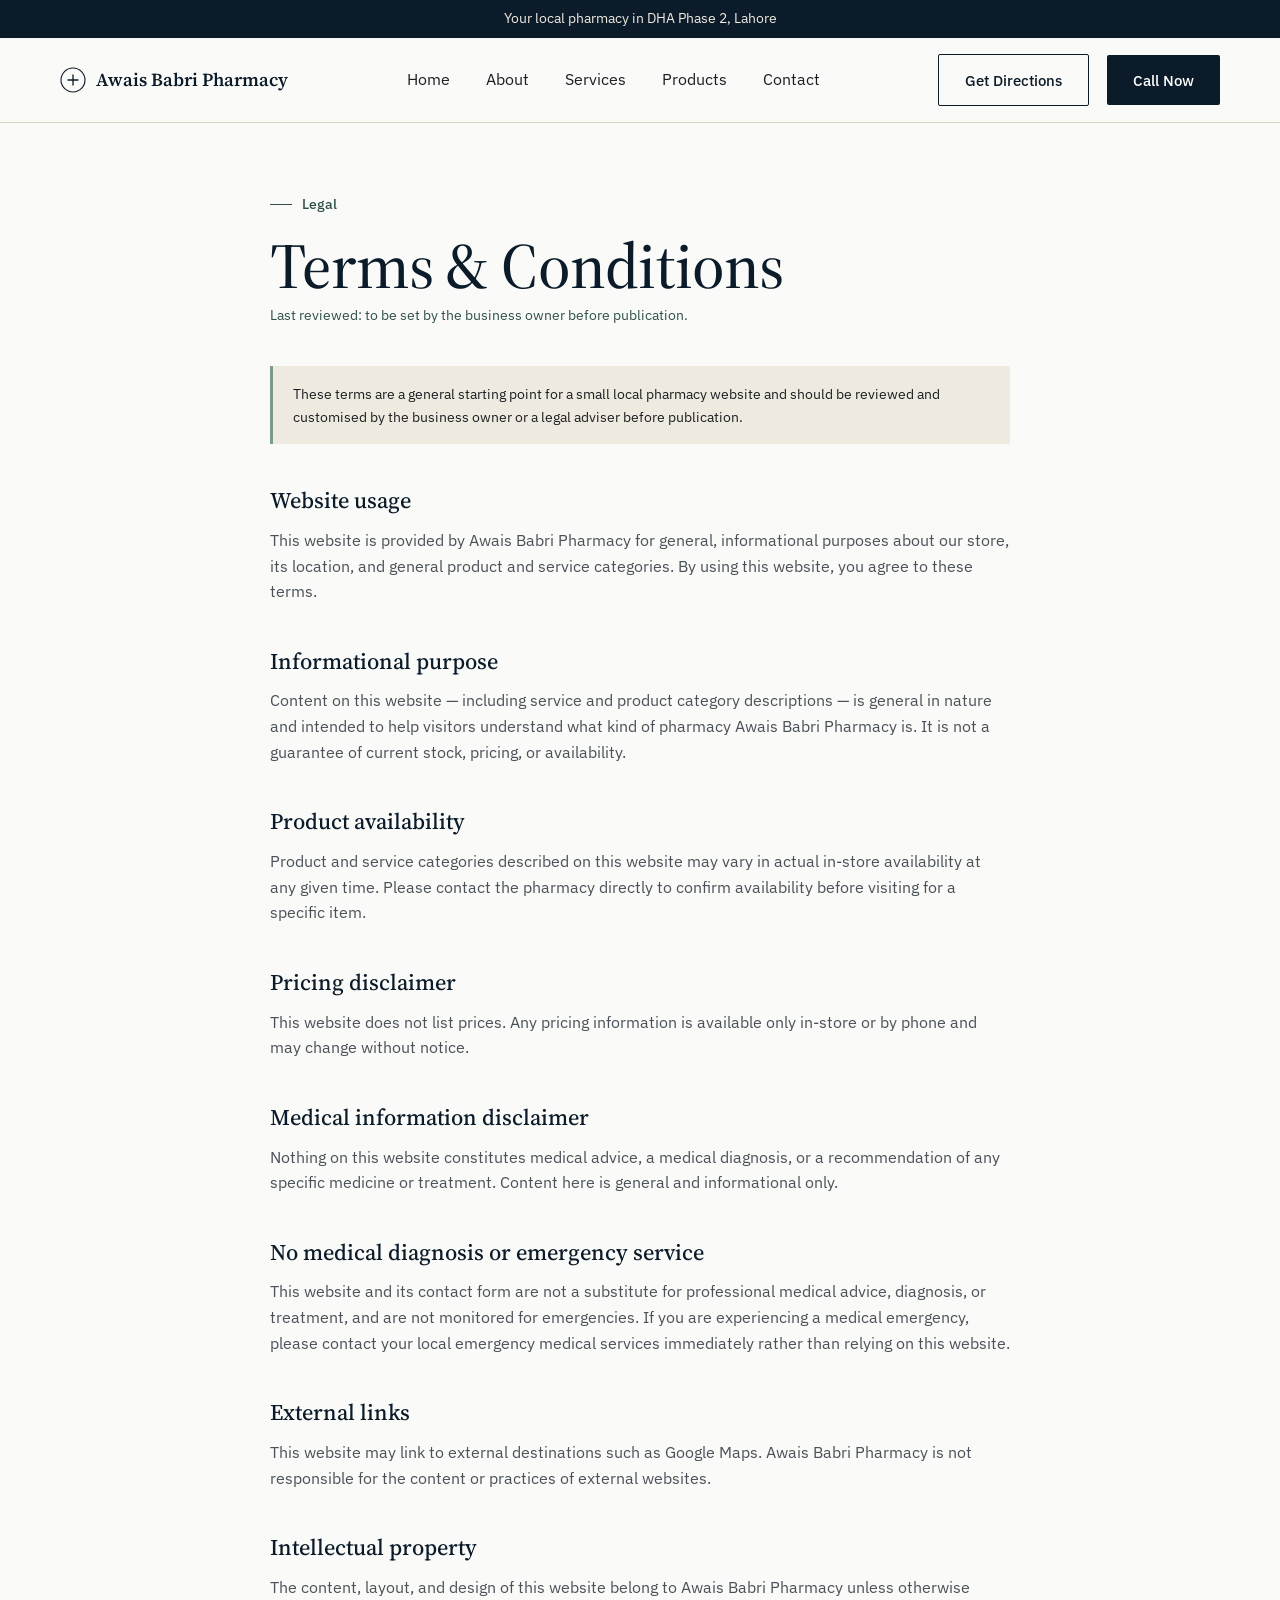
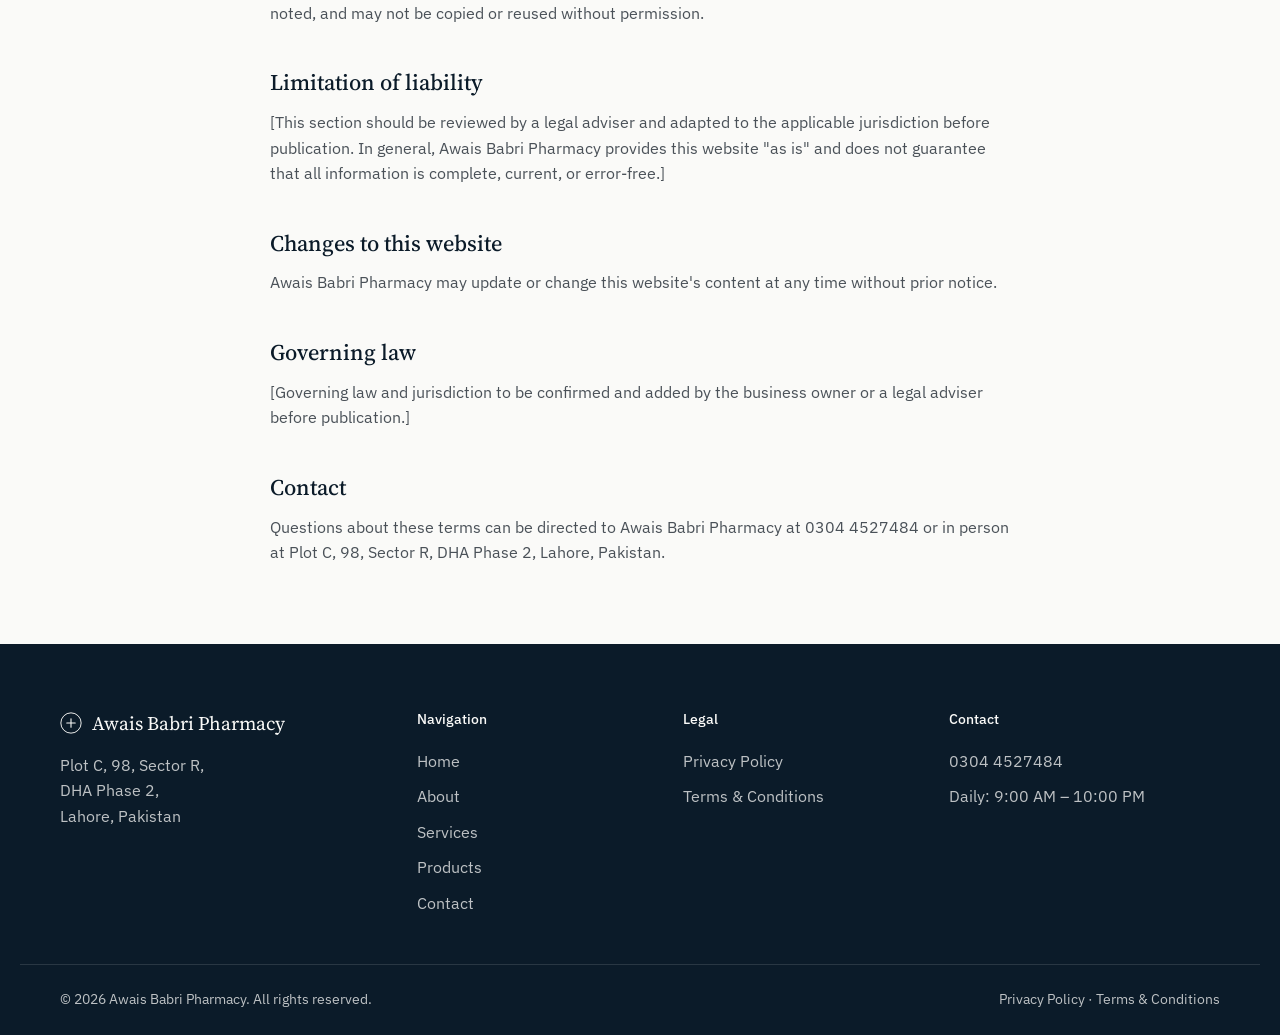
<file: terms.html>
<!DOCTYPE html>
<html lang="en">
<head>
<meta charset="UTF-8">
<meta name="viewport" content="width=device-width, initial-scale=1.0">
<title>Terms &amp; Conditions | Awais Babri Pharmacy</title>
<meta name="description" content="Terms and conditions for using the Awais Babri Pharmacy website, including informational purpose, disclaimers, and liability.">
<link rel="canonical" href="https://www.awaisbabripharmacy.example/terms.html">
<meta property="og:title" content="Terms &amp; Conditions | Awais Babri Pharmacy">
<meta property="og:description" content="Terms and conditions for using the Awais Babri Pharmacy website.">
<meta property="og:type" content="website">
<meta property="og:url" content="https://www.awaisbabripharmacy.example/terms.html">
<meta property="og:image" content="https://images.unsplash.com/photo-1587854692152-cbe660dbde88?q=80&w=1200&auto=format&fit=crop">
<meta name="twitter:card" content="summary">
<meta name="twitter:title" content="Terms &amp; Conditions | Awais Babri Pharmacy">
<meta name="twitter:description" content="Terms and conditions for using the Awais Babri Pharmacy website.">
<link rel="icon" href="data:image/svg+xml,<svg xmlns=%22http://www.w3.org/2000/svg%22 viewBox=%220 0 24 24%22><circle cx=%2212%22 cy=%2212%22 r=%2211%22 fill=%22%2310263A%22/><path d=%22M12 7v10M7 12h10%22 stroke=%22%23FAFAF8%22 stroke-width=%221.6%22 stroke-linecap=%22round%22/></svg>">
<link rel="preconnect" href="https://fonts.googleapis.com">
<link rel="preconnect" href="https://fonts.gstatic.com" crossorigin>
<link href="https://fonts.googleapis.com/css2?family=Source+Serif+4:opsz,wght@8..60,400;8..60,500;8..60,600&family=IBM+Plex+Sans:wght@400;500;600&display=swap" rel="stylesheet">
<link rel="stylesheet" href="style.css">
</head>
<body>
<a class="skip-link" href="#main">Skip to content</a>
<div class="top-bar">Your local pharmacy in DHA Phase 2, Lahore</div>

<header class="site-header">
  <div class="container header-inner">
    <a href="index.html" class="brand" aria-label="Awais Babri Pharmacy — home">
      <svg width="26" height="26" viewBox="0 0 26 26" fill="none" aria-hidden="true"><circle cx="13" cy="13" r="12" stroke="currentColor" stroke-width="1.1"/><path d="M13 8v10M8 13h10" stroke="currentColor" stroke-width="1.3" stroke-linecap="round"/></svg>
      <strong>Awais Babri Pharmacy</strong>
    </a>
    <nav class="main-nav" aria-label="Primary">
      <ul>
        <li><a href="index.html">Home</a></li>
        <li><a href="about.html">About</a></li>
        <li><a href="services.html">Services</a></li>
        <li><a href="products.html">Products</a></li>
        <li><a href="contact.html">Contact</a></li>
      </ul>
    </nav>
    <div class="header-actions">
      <a href="https://www.google.com/maps/search/?api=1&query=Plot+C%2C+98%2C+Sector+R%2C+DHA+Phase+2%2C+Lahore%2C+Pakistan" class="btn btn-outline" target="_blank" rel="noopener">Get Directions</a>
      <a href="tel:+923044527484" class="btn btn-primary">Call Now</a>
      <button class="hamburger" type="button" data-menu-toggle aria-expanded="false" aria-controls="mobile-menu" aria-label="Open menu">
        <span class="bar"></span>
      </button>
    </div>
  </div>
</header>

<div class="mobile-menu" id="mobile-menu" data-mobile-menu aria-hidden="true">
  <div class="mobile-menu-inner">
    <div class="mobile-menu-top">
      <span class="brand" style="color:var(--ivory)">Awais Babri Pharmacy</span>
      <button class="mobile-menu-close" type="button" data-menu-close aria-label="Close menu">
        <svg width="18" height="18" viewBox="0 0 24 24" fill="none" aria-hidden="true"><path d="M6 6l12 12M18 6 6 18" stroke="currentColor" stroke-width="1.6" stroke-linecap="round"/></svg>
      </button>
    </div>
    <nav aria-label="Mobile">
      <ul class="mobile-nav-list">
        <li><a href="index.html">Home</a></li>
        <li><a href="about.html">About</a></li>
        <li><a href="services.html">Services</a></li>
        <li><a href="products.html">Products</a></li>
        <li><a href="contact.html">Contact</a></li>
      </ul>
    </nav>
    <div class="mobile-menu-footer">
      <a href="tel:+923044527484" class="btn btn-primary">Call 0304 4527484</a>
      <p>Plot C, 98, Sector R, DHA Phase 2, Lahore &middot; Daily 9 AM – 10 PM</p>
    </div>
  </div>
</div>

<main id="main">
  <section class="tight">
    <div class="container" style="max-width:820px">
      <p class="eyebrow">Legal</p>
      <h1>Terms &amp; Conditions</h1>
      <div class="legal-content">
        <p class="updated">Last reviewed: to be set by the business owner before publication.</p>

        <div class="legal-note">These terms are a general starting point for a small local pharmacy website and should be reviewed and customised by the business owner or a legal adviser before publication.</div>

        <h2>Website usage</h2>
        <p>This website is provided by Awais Babri Pharmacy for general, informational purposes about our store, its location, and general product and service categories. By using this website, you agree to these terms.</p>

        <h2>Informational purpose</h2>
        <p>Content on this website — including service and product category descriptions — is general in nature and intended to help visitors understand what kind of pharmacy Awais Babri Pharmacy is. It is not a guarantee of current stock, pricing, or availability.</p>

        <h2>Product availability</h2>
        <p>Product and service categories described on this website may vary in actual in-store availability at any given time. Please contact the pharmacy directly to confirm availability before visiting for a specific item.</p>

        <h2>Pricing disclaimer</h2>
        <p>This website does not list prices. Any pricing information is available only in-store or by phone and may change without notice.</p>

        <h2>Medical information disclaimer</h2>
        <p>Nothing on this website constitutes medical advice, a medical diagnosis, or a recommendation of any specific medicine or treatment. Content here is general and informational only.</p>

        <h2>No medical diagnosis or emergency service</h2>
        <p>This website and its contact form are not a substitute for professional medical advice, diagnosis, or treatment, and are not monitored for emergencies. If you are experiencing a medical emergency, please contact your local emergency medical services immediately rather than relying on this website.</p>

        <h2>External links</h2>
        <p>This website may link to external destinations such as Google Maps. Awais Babri Pharmacy is not responsible for the content or practices of external websites.</p>

        <h2>Intellectual property</h2>
        <p>The content, layout, and design of this website belong to Awais Babri Pharmacy unless otherwise noted, and may not be copied or reused without permission.</p>

        <h2>Limitation of liability</h2>
        <p>[This section should be reviewed by a legal adviser and adapted to the applicable jurisdiction before publication. In general, Awais Babri Pharmacy provides this website "as is" and does not guarantee that all information is complete, current, or error-free.]</p>

        <h2>Changes to this website</h2>
        <p>Awais Babri Pharmacy may update or change this website's content at any time without prior notice.</p>

        <h2>Governing law</h2>
        <p>[Governing law and jurisdiction to be confirmed and added by the business owner or a legal adviser before publication.]</p>

        <h2>Contact</h2>
        <p>Questions about these terms can be directed to Awais Babri Pharmacy at 0304 4527484 or in person at Plot C, 98, Sector R, DHA Phase 2, Lahore, Pakistan.</p>
      </div>
    </div>
  </section>
</main>

<footer class="site-footer">
  <div class="container footer-top">
    <div>
      <div class="footer-brand">
        <svg width="22" height="22" viewBox="0 0 26 26" fill="none" aria-hidden="true"><circle cx="13" cy="13" r="12" stroke="currentColor" stroke-width="1.1"/><path d="M13 8v10M8 13h10" stroke="currentColor" stroke-width="1.3" stroke-linecap="round"/></svg>
        Awais Babri Pharmacy
      </div>
      <address>Plot C, 98, Sector R,<br>DHA Phase 2,<br>Lahore, Pakistan</address>
    </div>
    <div class="footer-col">
      <h4>Navigation</h4>
      <ul>
        <li><a href="index.html">Home</a></li>
        <li><a href="about.html">About</a></li>
        <li><a href="services.html">Services</a></li>
        <li><a href="products.html">Products</a></li>
        <li><a href="contact.html">Contact</a></li>
      </ul>
    </div>
    <div class="footer-col">
      <h4>Legal</h4>
      <ul>
        <li><a href="privacy-policy.html">Privacy Policy</a></li>
        <li><a href="terms.html">Terms &amp; Conditions</a></li>
      </ul>
    </div>
    <div class="footer-col">
      <h4>Contact</h4>
      <ul>
        <li><a href="tel:+923044527484">0304 4527484</a></li>
        <li>Daily: 9:00 AM – 10:00 PM</li>
      </ul>
    </div>
  </div>
  <div class="container footer-bottom">
    <span>© <span data-year>2026</span> Awais Babri Pharmacy. All rights reserved.</span>
    <span><a href="privacy-policy.html">Privacy Policy</a> · <a href="terms.html">Terms &amp; Conditions</a></span>
  </div>
</footer>

<script src="https://cdnjs.cloudflare.com/ajax/libs/gsap/3.12.5/gsap.min.js" defer></script>
<script src="animations.js" defer></script>
<script src="main.js" defer></script>
</body>
</html>
</file>
<file: style.css>
/* ==========================================================================
   Awais Babri Pharmacy — Stylesheet
   Sections: 1. Reset  2. Tokens  3. Base  4. Layout  5. Header/Nav
   6. Mobile Menu  7. Hero  8. Sections  9. Components  10. Footer
   11. Utilities  12. Responsive  13. Reduced Motion
   ========================================================================== */

/* 1. Reset ---------------------------------------------------------------- */
*, *::before, *::after { box-sizing: border-box; }
html, body { margin: 0; padding: 0; }
img { max-width: 100%; display: block; }
a { color: inherit; text-decoration: none; }
button { font: inherit; color: inherit; background: none; border: none; cursor: pointer; }
ul { list-style: none; margin: 0; padding: 0; }
h1, h2, h3, h4, p { margin: 0; }
input, textarea { font: inherit; }

/* 2. Tokens ---------------------------------------------------------------- */
:root {
  --navy: #10263A;
  --navy-deep: #0B1B29;
  --navy-soft: #1C3B54;
  --ivory: #FAFAF8;
  --sand: #EFEAE0;
  --sand-line: #D9D2C1;
  --sage: #7C9C89;
  --teal: #3F6E62;
  --teal-deep: #2E5049;
  --charcoal: #1C1F22;
  --charcoal-soft: #4A5158;
  --white: #FFFFFF;

  --font-display: 'Source Serif 4', Georgia, 'Times New Roman', serif;
  --font-body: 'IBM Plex Sans', -apple-system, BlinkMacSystemFont, 'Segoe UI', Roboto, sans-serif;

  --container: 1240px;
  --radius: 2px;
  --gap-section: clamp(64px, 9vw, 128px);

  --ease: cubic-bezier(0.22, 1, 0.36, 1);
}

/* 3. Base ---------------------------------------------------------------- */
html { scroll-behavior: smooth; }
body {
  font-family: var(--font-body);
  color: var(--charcoal);
  background: var(--ivory);
  font-size: 16px;
  line-height: 1.6;
  -webkit-font-smoothing: antialiased;
  overflow-x: hidden;
}
body.menu-open { overflow: hidden; }

h1, h2, h3 {
  font-family: var(--font-display);
  font-weight: 500;
  line-height: 1.15;
  color: var(--navy-deep);
}
h1 { font-size: clamp(2.4rem, 5vw, 4rem); letter-spacing: -0.01em; }
h2 { font-size: clamp(1.9rem, 3.4vw, 2.7rem); }
h3 { font-size: clamp(1.25rem, 2vw, 1.55rem); }

p.lede {
  font-size: clamp(1.05rem, 1.4vw, 1.2rem);
  color: var(--charcoal-soft);
  max-width: 62ch;
}

address { font-style: normal; }

:focus-visible {
  outline: 2px solid var(--teal);
  outline-offset: 3px;
}

/* 4. Layout ---------------------------------------------------------------- */
.container {
  width: 100%;
  max-width: var(--container);
  margin-inline: auto;
  padding-inline: clamp(20px, 5vw, 40px);
}
main { display: block; }
section { padding-block: var(--gap-section); }
section.tight { padding-block: clamp(40px, 5vw, 72px); }

.grid-split {
  display: grid;
  grid-template-columns: 1.1fr 1fr;
  gap: clamp(32px, 5vw, 80px);
  align-items: center;
}

.eyebrow {
  display: inline-flex;
  align-items: center;
  gap: 10px;
  font-size: 0.85rem;
  color: var(--teal-deep);
  font-weight: 500;
  margin-bottom: 14px;
}
.eyebrow::before {
  content: "";
  width: 22px;
  height: 1px;
  background: var(--teal-deep);
}

.section-head { max-width: 640px; margin-bottom: 48px; }
.section-head p { margin-top: 16px; }

/* 5. Header / Nav ---------------------------------------------------------- */
.top-bar {
  background: var(--navy-deep);
  color: var(--sand);
  font-size: 0.85rem;
  text-align: center;
  padding: 8px 16px;
}

.site-header {
  position: sticky;
  top: 0;
  z-index: 100;
  background: rgba(250, 250, 248, 0.92);
  backdrop-filter: blur(6px);
  border-bottom: 1px solid var(--sand-line);
}
.header-inner {
  display: flex;
  align-items: center;
  justify-content: space-between;
  padding-block: 16px;
}
.brand {
  display: flex;
  align-items: center;
  gap: 10px;
  font-family: var(--font-display);
  font-size: 1.15rem;
  color: var(--navy-deep);
}
.brand svg { flex-shrink: 0; }
.brand strong { font-weight: 600; }

.main-nav { display: flex; }
.main-nav ul { display: flex; gap: 36px; }
.main-nav a {
  font-size: 0.98rem;
  color: var(--charcoal);
  position: relative;
  padding-block: 4px;
}
.main-nav a::after {
  content: "";
  position: absolute;
  left: 0; bottom: -2px;
  width: 0; height: 1px;
  background: var(--teal-deep);
  transition: width 0.25s var(--ease);
}
.main-nav a:hover::after,
.main-nav a[aria-current="page"]::after { width: 100%; }
.main-nav a[aria-current="page"] { color: var(--navy-deep); font-weight: 500; }

.header-actions { display: flex; align-items: center; gap: 18px; }

.btn {
  display: inline-flex;
  align-items: center;
  justify-content: center;
  gap: 8px;
  padding: 13px 26px;
  border-radius: var(--radius);
  font-size: 0.95rem;
  font-weight: 500;
  transition: background 0.2s var(--ease), color 0.2s var(--ease), border-color 0.2s var(--ease);
}
.btn-primary {
  background: var(--navy-deep);
  color: var(--white);
}
.btn-primary:hover { background: var(--teal-deep); }
.btn-outline {
  background: transparent;
  border: 1px solid var(--navy-deep);
  color: var(--navy-deep);
}
.btn-outline:hover { background: var(--navy-deep); color: var(--white); }
.btn-ghost {
  color: var(--navy-deep);
  border-bottom: 1px solid var(--sand-line);
  padding: 13px 0;
  border-radius: 0;
}
.btn-ghost:hover { border-color: var(--teal-deep); color: var(--teal-deep); }
.btn svg { width: 17px; height: 17px; }

/* Hamburger */
.hamburger {
  display: none;
  width: 42px;
  height: 42px;
  align-items: center;
  justify-content: center;
  border: 1px solid var(--sand-line);
  border-radius: var(--radius);
}
.hamburger .bar {
  display: block;
  width: 20px;
  height: 1.5px;
  background: var(--navy-deep);
  position: relative;
  transition: transform 0.25s var(--ease), opacity 0.2s var(--ease);
}
.hamburger .bar::before,
.hamburger .bar::after {
  content: "";
  position: absolute;
  left: 0;
  width: 20px;
  height: 1.5px;
  background: var(--navy-deep);
  transition: transform 0.25s var(--ease), top 0.25s var(--ease);
}
.hamburger .bar::before { top: -6px; }
.hamburger .bar::after { top: 6px; }
.hamburger[aria-expanded="true"] .bar { background: transparent; }
.hamburger[aria-expanded="true"] .bar::before { top: 0; transform: rotate(45deg); }
.hamburger[aria-expanded="true"] .bar::after { top: 0; transform: rotate(-45deg); }

/* 6. Mobile Menu ------------------------------------------------------------ */
.mobile-menu {
  position: fixed;
  inset: 0;
  z-index: 200;
  background: var(--navy-deep);
  color: var(--ivory);
  display: flex;
  flex-direction: column;
  transform: translateX(100%);
  visibility: hidden;
}
.mobile-menu.is-open { visibility: visible; }
.mobile-menu-inner {
  display: flex;
  flex-direction: column;
  height: 100%;
  padding: 20px clamp(24px, 7vw, 48px) 40px;
}
.mobile-menu-top {
  display: flex;
  justify-content: space-between;
  align-items: center;
  margin-bottom: clamp(40px, 10vh, 80px);
}
.mobile-menu-close {
  width: 42px; height: 42px;
  border: 1px solid rgba(250,250,248,0.25);
  border-radius: var(--radius);
  display: flex; align-items: center; justify-content: center;
}
.mobile-nav-list { display: flex; flex-direction: column; gap: 4px; }
.mobile-nav-list a {
  font-family: var(--font-display);
  font-size: clamp(1.6rem, 7vw, 2.1rem);
  padding-block: 14px;
  border-bottom: 1px solid rgba(250,250,248,0.12);
}
.mobile-menu-footer {
  margin-top: auto;
  padding-top: 32px;
  border-top: 1px solid rgba(250,250,248,0.12);
  display: flex;
  flex-direction: column;
  gap: 14px;
}
.mobile-menu-footer .btn-primary { background: var(--sage); color: var(--navy-deep); }
.mobile-menu-footer p { font-size: 0.9rem; color: rgba(250,250,248,0.7); }

/* 7. Hero -------------------------------------------------------------- */
.hero {
  background: var(--ivory);
  padding-top: clamp(48px, 8vw, 96px);
  padding-bottom: clamp(64px, 8vw, 100px);
}
.hero-copy h1 { margin-bottom: 22px; }
.hero-actions { display: flex; gap: 16px; margin-top: 36px; flex-wrap: wrap; }
.hero-meta {
  display: flex;
  gap: 32px;
  margin-top: 48px;
  padding-top: 28px;
  border-top: 1px solid var(--sand-line);
  flex-wrap: wrap;
}
.hero-meta div { display: flex; flex-direction: column; gap: 4px; }
.hero-meta span.label { font-size: 0.82rem; color: var(--charcoal-soft); }
.hero-meta span.value { font-family: var(--font-display); font-size: 1.15rem; color: var(--navy-deep); }

.hero-visual {
  position: relative;
  border-radius: var(--radius);
  overflow: hidden;
  aspect-ratio: 4/5;
  background: var(--navy);
}
.hero-visual img { width: 100%; height: 100%; object-fit: cover; }
.hero-visual::after {
  content: "";
  position: absolute; inset: 0;
  background: linear-gradient(180deg, rgba(11,27,41,0) 40%, rgba(11,27,41,0.55) 100%);
}
.hero-visual-tag {
  position: absolute;
  left: 20px; bottom: 20px;
  z-index: 2;
  color: var(--ivory);
  font-size: 0.85rem;
  display: flex;
  align-items: center;
  gap: 8px;
}

/* Decorative canvas layer, kept lightweight */
.hero-orbit-wrap { position: absolute; inset: 0; z-index: 1; pointer-events: none; opacity: 0.5; }

/* 8. Sections ---------------------------------------------------------- */
.band-navy { background: var(--navy-deep); color: var(--ivory); }
.band-navy h2, .band-navy h3 { color: var(--ivory); }
.band-navy .eyebrow, .band-navy .eyebrow::before { color: var(--sage); background: var(--sage); }
.band-sand { background: var(--sand); }

.trust-row {
  display: grid;
  grid-template-columns: repeat(4, 1fr);
  gap: 0;
  border-top: 1px solid rgba(250,250,248,0.15);
  border-bottom: 1px solid rgba(250,250,248,0.15);
}
.trust-item {
  padding: 32px 20px;
  border-left: 1px solid rgba(250,250,248,0.15);
  text-align: left;
}
.trust-item:first-child { border-left: none; }
.trust-item .num { font-family: var(--font-display); font-size: 1.5rem; display: block; margin-bottom: 8px; }
.trust-item span.tag { font-size: 0.88rem; color: rgba(250,250,248,0.65); }

.card-grid {
  display: grid;
  grid-template-columns: repeat(3, 1fr);
  gap: 1px;
  background: var(--sand-line);
  border: 1px solid var(--sand-line);
}
.card {
  background: var(--ivory);
  padding: 36px 32px;
  display: flex;
  flex-direction: column;
  gap: 14px;
}
.card .icon { color: var(--teal-deep); }
.card h3 { margin-top: 4px; }
.card p { color: var(--charcoal-soft); font-size: 0.98rem; }
.card a.card-link { margin-top: auto; font-size: 0.92rem; color: var(--navy-deep); border-bottom: 1px solid var(--sand-line); align-self: flex-start; padding-bottom: 2px; }
.card a.card-link:hover { border-color: var(--teal-deep); color: var(--teal-deep); }

.list-rows { border-top: 1px solid var(--sand-line); }
.list-row {
  display: grid;
  grid-template-columns: 260px 1fr;
  gap: 40px;
  padding: 32px 0;
  border-bottom: 1px solid var(--sand-line);
}
.list-row h3 { color: var(--navy-deep); }
.list-row p { color: var(--charcoal-soft); }
.list-row .note {
  display: inline-block;
  margin-top: 10px;
  font-size: 0.85rem;
  color: var(--teal-deep);
  background: rgba(63,110,98,0.09);
  padding: 4px 10px;
  border-radius: var(--radius);
}

.why-list { display: grid; gap: 0; border-top: 1px solid var(--sand-line); }
.why-row {
  display: grid;
  grid-template-columns: 40px 1fr;
  gap: 24px;
  padding: 26px 0;
  border-bottom: 1px solid var(--sand-line);
  align-items: start;
}
.why-row .icon { color: var(--teal-deep); margin-top: 3px; }
.why-row h3 { font-size: 1.1rem; margin-bottom: 6px; }
.why-row p { color: var(--charcoal-soft); font-size: 0.95rem; }

.disclaimer-box {
  border: 1px solid var(--sand-line);
  background: var(--sand);
  padding: 20px 24px;
  font-size: 0.9rem;
  color: var(--charcoal-soft);
  border-radius: var(--radius);
  margin-top: 32px;
}

/* Location / Hours */
.location-grid {
  display: grid;
  grid-template-columns: 1fr 1fr;
  gap: clamp(32px, 5vw, 64px);
  align-items: start;
}
.info-block { margin-bottom: 28px; }
.info-block h3 { font-size: 1rem; color: var(--teal-deep); margin-bottom: 8px; font-weight: 600; }
.info-block address, .info-block p { color: var(--charcoal-soft); }
.map-frame {
  border: 1px solid var(--sand-line);
  aspect-ratio: 4/3;
  overflow: hidden;
  border-radius: var(--radius);
}
.map-frame iframe { width: 100%; height: 100%; border: 0; }

.hours-table { width: 100%; border-top: 1px solid var(--sand-line); margin-top: 8px; }
.hours-table div { display: flex; justify-content: space-between; padding: 14px 0; border-bottom: 1px solid var(--sand-line); }
.hours-table span:first-child { color: var(--charcoal-soft); }
.hours-table span:last-child { font-family: var(--font-display); color: var(--navy-deep); }

/* CTA band */
.cta-band { text-align: center; }
.cta-band h2 { max-width: 640px; margin-inline: auto; }
.cta-band .hero-actions { justify-content: center; }

/* FAQ */
.faq-item { border-bottom: 1px solid var(--sand-line); }
.faq-q {
  width: 100%;
  display: flex;
  justify-content: space-between;
  align-items: center;
  padding: 22px 0;
  text-align: left;
  font-family: var(--font-display);
  font-size: 1.05rem;
  color: var(--navy-deep);
}
.faq-q .plus { transition: transform 0.25s var(--ease); flex-shrink: 0; }
.faq-item[data-open="true"] .plus { transform: rotate(45deg); }
.faq-a {
  max-height: 0;
  overflow: hidden;
  transition: max-height 0.3s var(--ease);
}
.faq-a p { padding-bottom: 22px; color: var(--charcoal-soft); max-width: 62ch; }

/* Contact form */
.contact-grid {
  display: grid;
  grid-template-columns: 1fr 1fr;
  gap: clamp(32px, 5vw, 64px);
  align-items: start;
}
.form-field { margin-bottom: 22px; }
.form-field label { display: block; font-size: 0.88rem; color: var(--charcoal-soft); margin-bottom: 8px; }
.form-field input, .form-field textarea {
  width: 100%;
  border: 1px solid var(--sand-line);
  background: var(--white);
  padding: 13px 14px;
  border-radius: var(--radius);
  color: var(--charcoal);
}
.form-field textarea { min-height: 130px; resize: vertical; }
.form-note {
  font-size: 0.85rem;
  color: var(--charcoal-soft);
  background: var(--sand);
  border: 1px solid var(--sand-line);
  padding: 14px 16px;
  border-radius: var(--radius);
  margin-top: 8px;
}
.form-success { display: none; margin-top: 16px; padding: 14px 16px; background: rgba(63,110,98,0.1); border: 1px solid var(--teal-deep); color: var(--teal-deep); border-radius: var(--radius); font-size: 0.92rem; }
.form-success.is-visible { display: block; }

/* Legal pages */
.legal-content h2 { margin-top: 44px; margin-bottom: 14px; font-size: 1.4rem; }
.legal-content h2:first-child { margin-top: 0; }
.legal-content p, .legal-content li { color: var(--charcoal-soft); margin-bottom: 14px; }
.legal-content ul { padding-left: 20px; list-style: disc; }
.legal-content .updated { color: var(--teal-deep); font-size: 0.9rem; margin-bottom: 40px; }
.legal-note {
  border-left: 3px solid var(--sage);
  background: var(--sand);
  padding: 16px 20px;
  font-size: 0.9rem;
  margin-bottom: 36px;
  border-radius: 0 var(--radius) var(--radius) 0;
}

/* History placeholder */
.placeholder-box {
  border: 1px dashed var(--sand-line);
  padding: 28px;
  color: var(--charcoal-soft);
  font-size: 0.95rem;
  border-radius: var(--radius);
  background: var(--sand);
}

/* 10. Footer -------------------------------------------------------------- */
.site-footer { background: var(--navy-deep); color: rgba(250,250,248,0.75); }
.footer-top {
  display: grid;
  grid-template-columns: 1.4fr 1fr 1fr 1.2fr;
  gap: 40px;
  padding-block: 64px 48px;
  border-bottom: 1px solid rgba(250,250,248,0.12);
}
.footer-brand { color: var(--ivory); font-family: var(--font-display); font-size: 1.2rem; margin-bottom: 14px; display:flex; align-items:center; gap: 10px; }
.footer-col h4 { color: var(--ivory); font-size: 0.88rem; margin-bottom: 18px; font-weight: 500; }
.footer-col ul { display: flex; flex-direction: column; gap: 10px; }
.footer-col a:hover { color: var(--sage); }
.footer-bottom {
  display: flex;
  justify-content: space-between;
  padding-block: 24px;
  font-size: 0.85rem;
  flex-wrap: wrap;
  gap: 10px;
}
.footer-bottom a:hover { color: var(--sage); }

/* 11. Utilities ------------------------------------------------------------ */
.visually-hidden {
  position: absolute; width: 1px; height: 1px;
  padding: 0; margin: -1px; overflow: hidden;
  clip: rect(0,0,0,0); white-space: nowrap; border: 0;
}
.skip-link {
  position: absolute; left: 16px; top: -60px;
  background: var(--navy-deep); color: var(--ivory);
  padding: 10px 16px; z-index: 300; border-radius: var(--radius);
  transition: top 0.2s var(--ease);
}
.skip-link:focus { top: 16px; }
[data-reveal] { opacity: 1; }
.gsap-ready [data-reveal] { opacity: 0; }

/* 12. Responsive ------------------------------------------------------------ */
@media (max-width: 1024px) {
  .card-grid { grid-template-columns: repeat(2, 1fr); }
  .trust-row { grid-template-columns: repeat(2, 1fr); }
  .trust-item:nth-child(3) { border-left: none; }
}

@media (max-width: 900px) {
  .main-nav, .header-actions .btn-outline { display: none; }
  .hamburger { display: flex; }
  .grid-split, .location-grid, .contact-grid { grid-template-columns: 1fr; }
  .hero-visual { aspect-ratio: 16/10; }
  .list-row { grid-template-columns: 1fr; gap: 10px; }
  .footer-top { grid-template-columns: 1fr 1fr; }
}

@media (max-width: 640px) {
  .card-grid { grid-template-columns: 1fr; }
  .trust-row { grid-template-columns: 1fr 1fr; }
  .trust-item:nth-child(odd) { border-left: none; }
  .footer-top { grid-template-columns: 1fr; }
  .hero-actions { flex-direction: column; align-items: stretch; }
  .hero-meta { gap: 22px; }
  section { padding-block: clamp(48px, 12vw, 80px); }
}

@media (max-width: 400px) {
  .container { padding-inline: 16px; }
}

/* 13. Reduced Motion --------------------------------------------------- */
@media (prefers-reduced-motion: reduce) {
  html { scroll-behavior: auto; }
  *, *::before, *::after {
    animation-duration: 0.001ms !important;
    animation-iteration-count: 1 !important;
    transition-duration: 0.001ms !important;
    scroll-behavior: auto !important;
  }
  .gsap-ready [data-reveal] { opacity: 1 !important; transform: none !important; }
                        }
</file>
